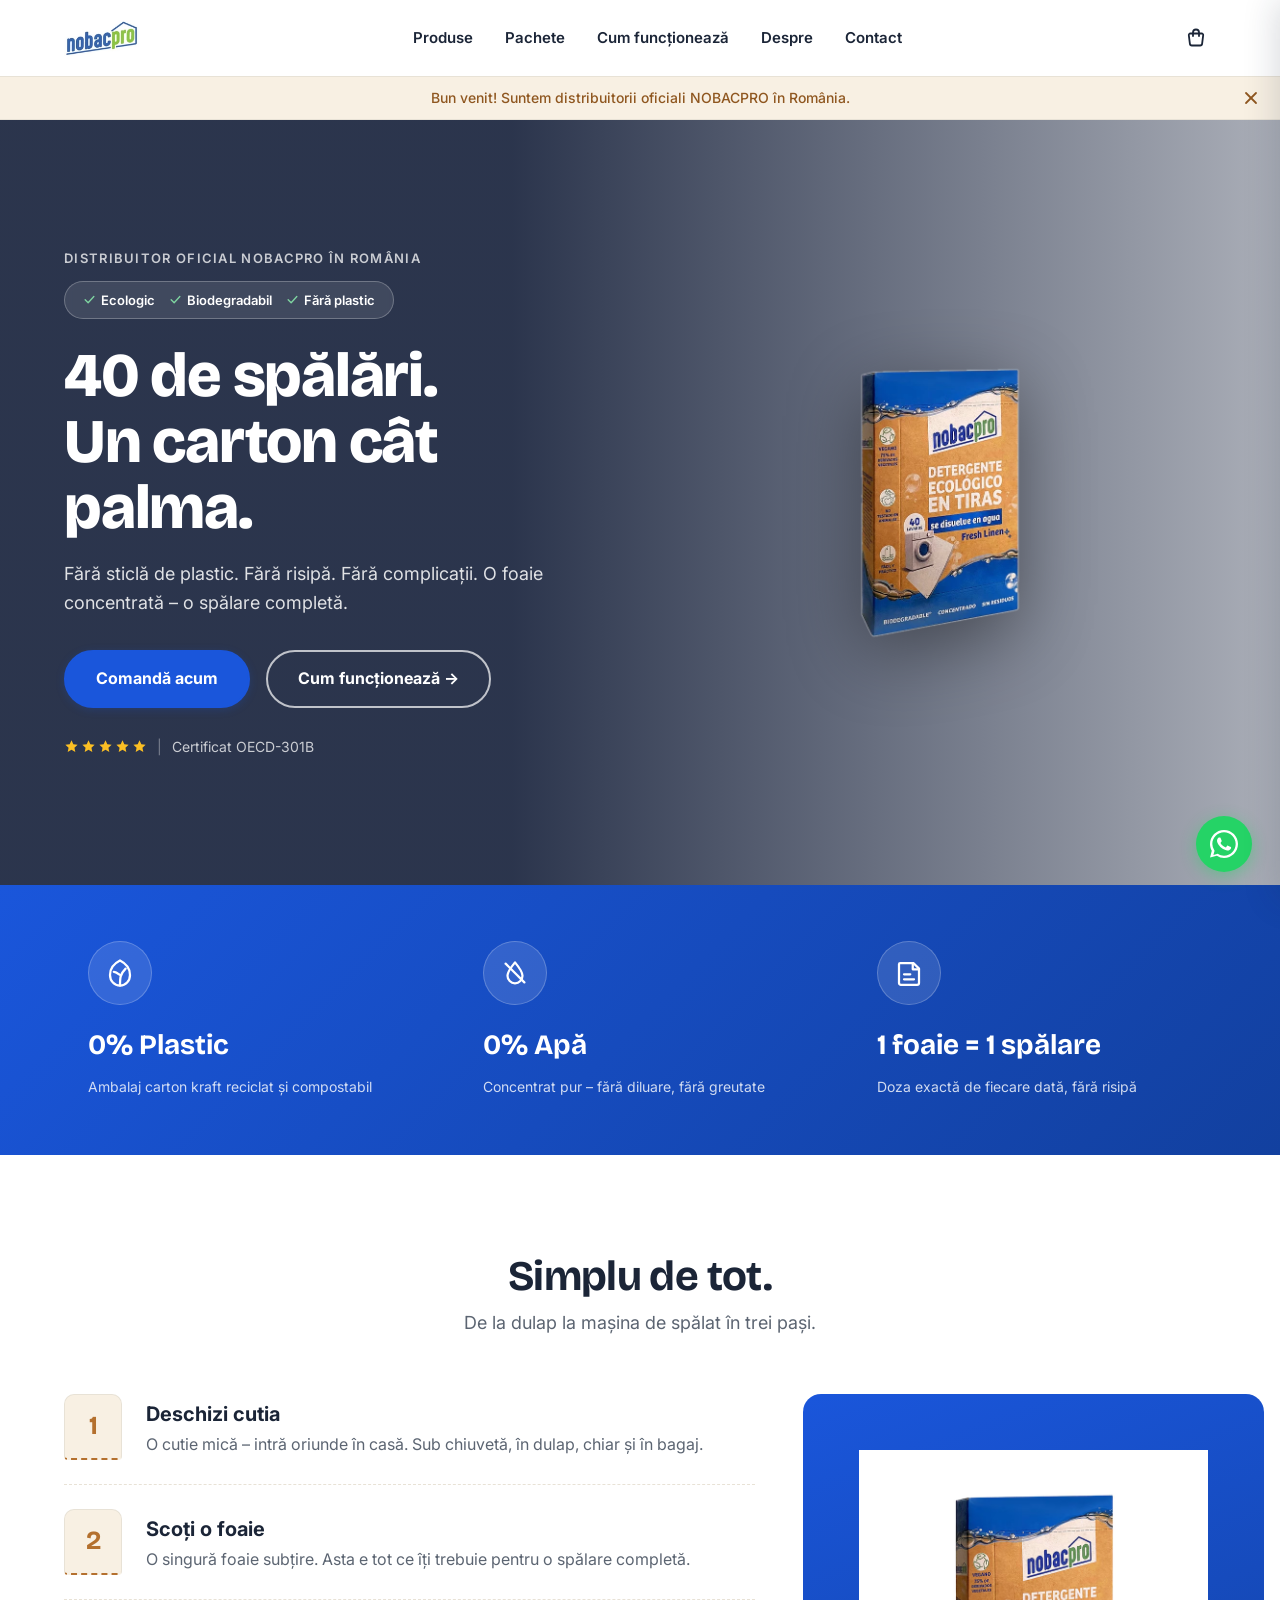
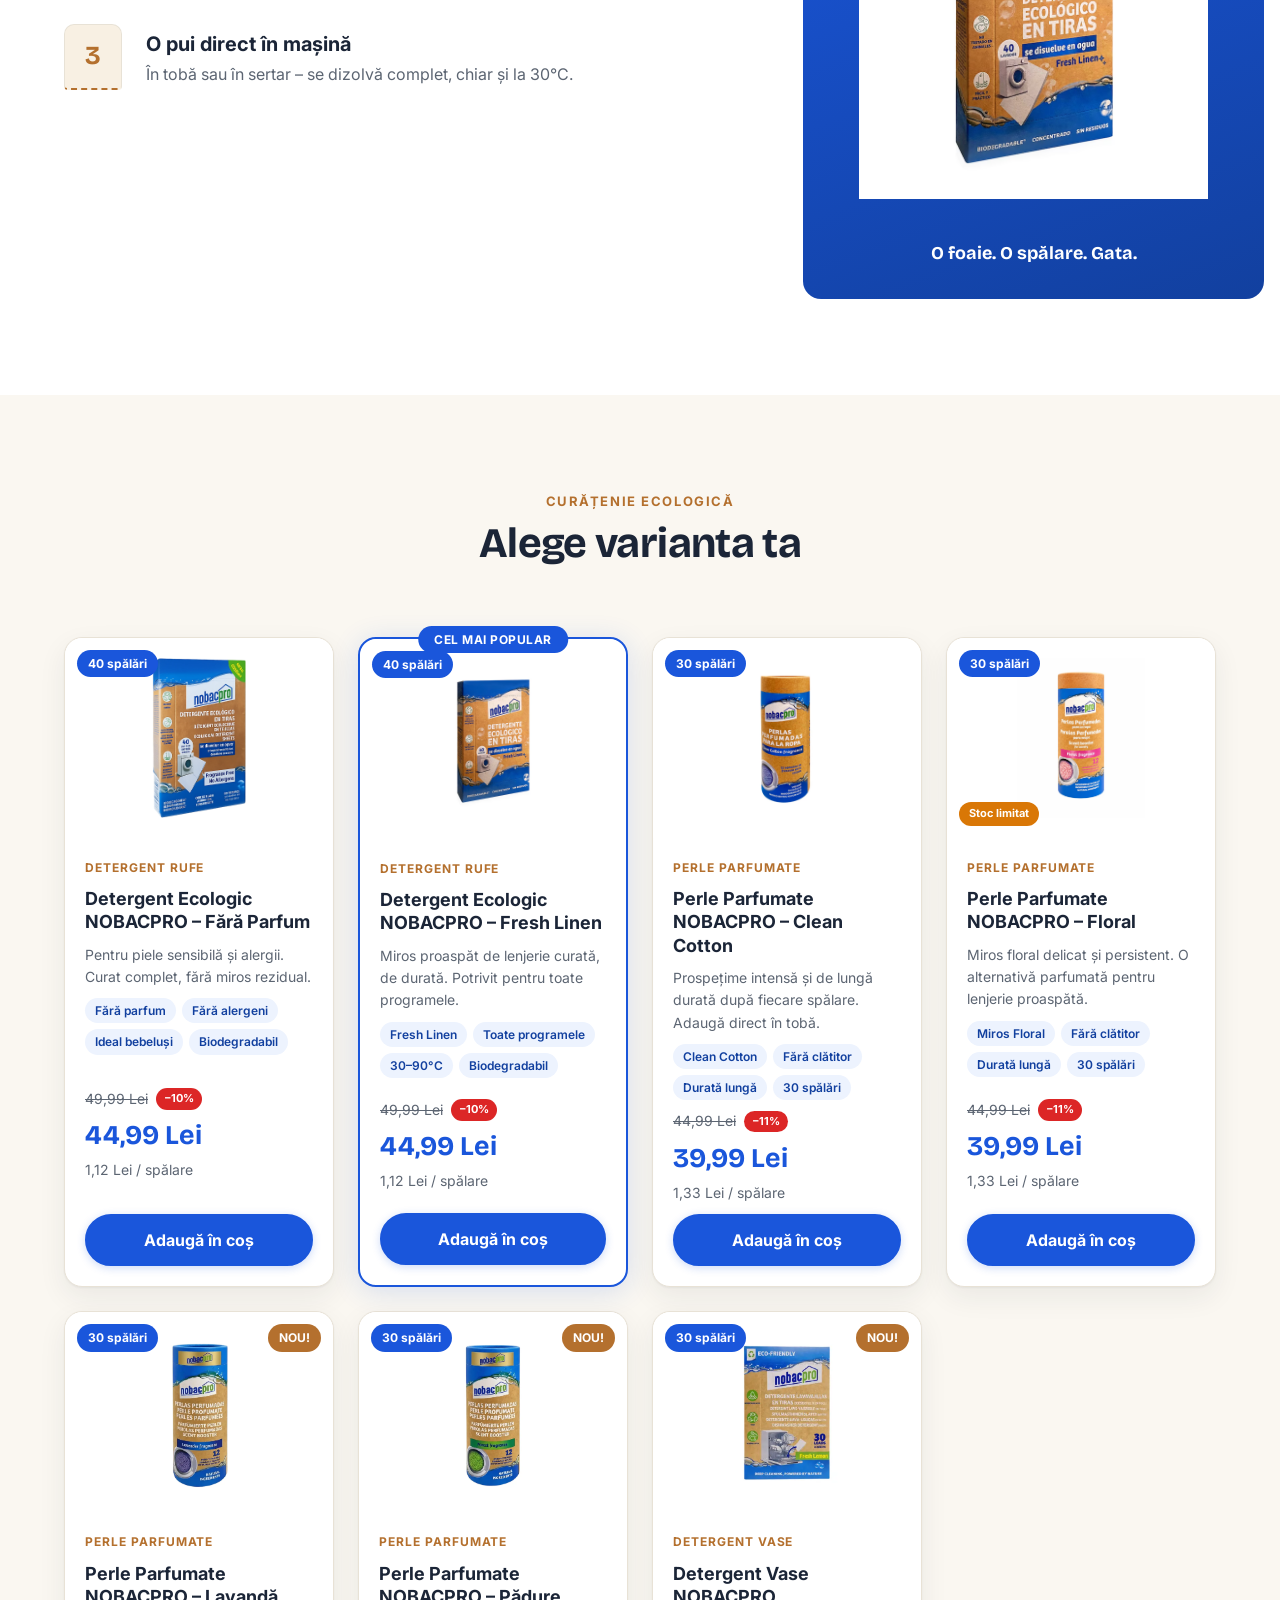
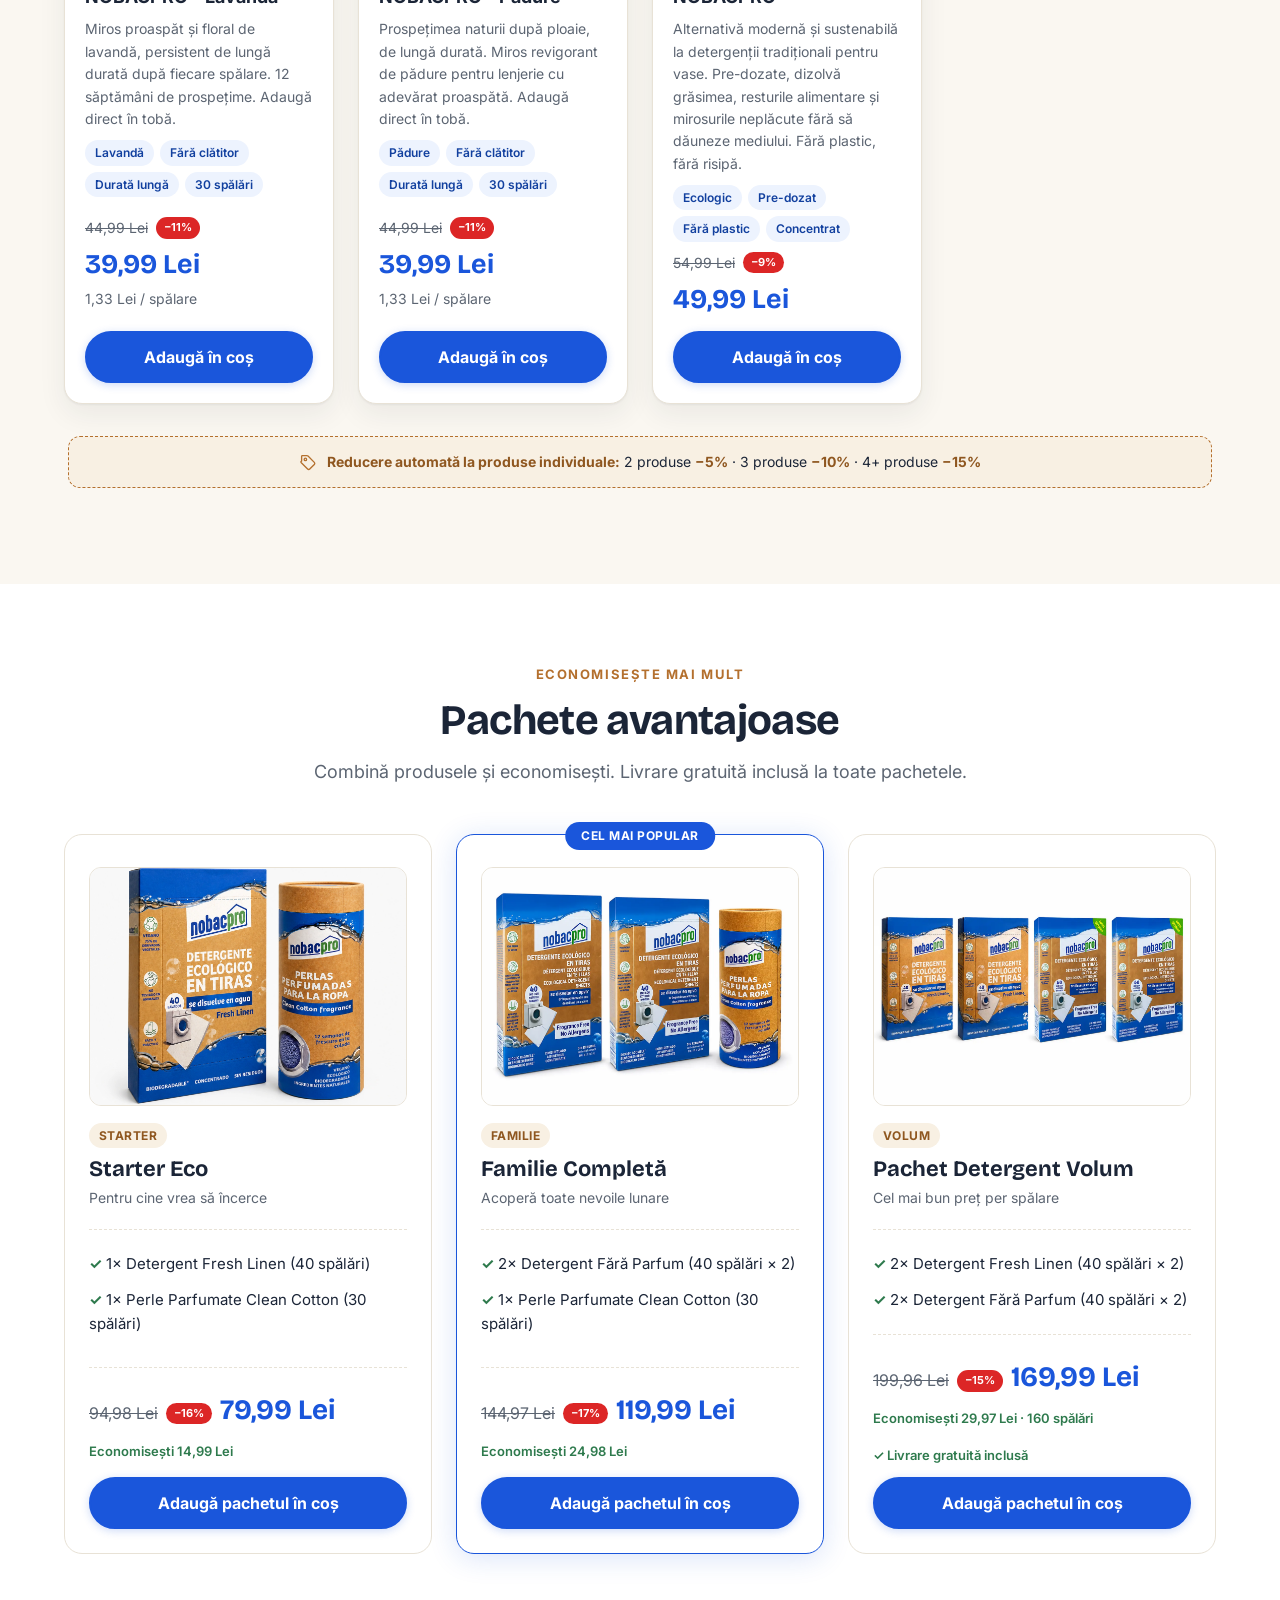
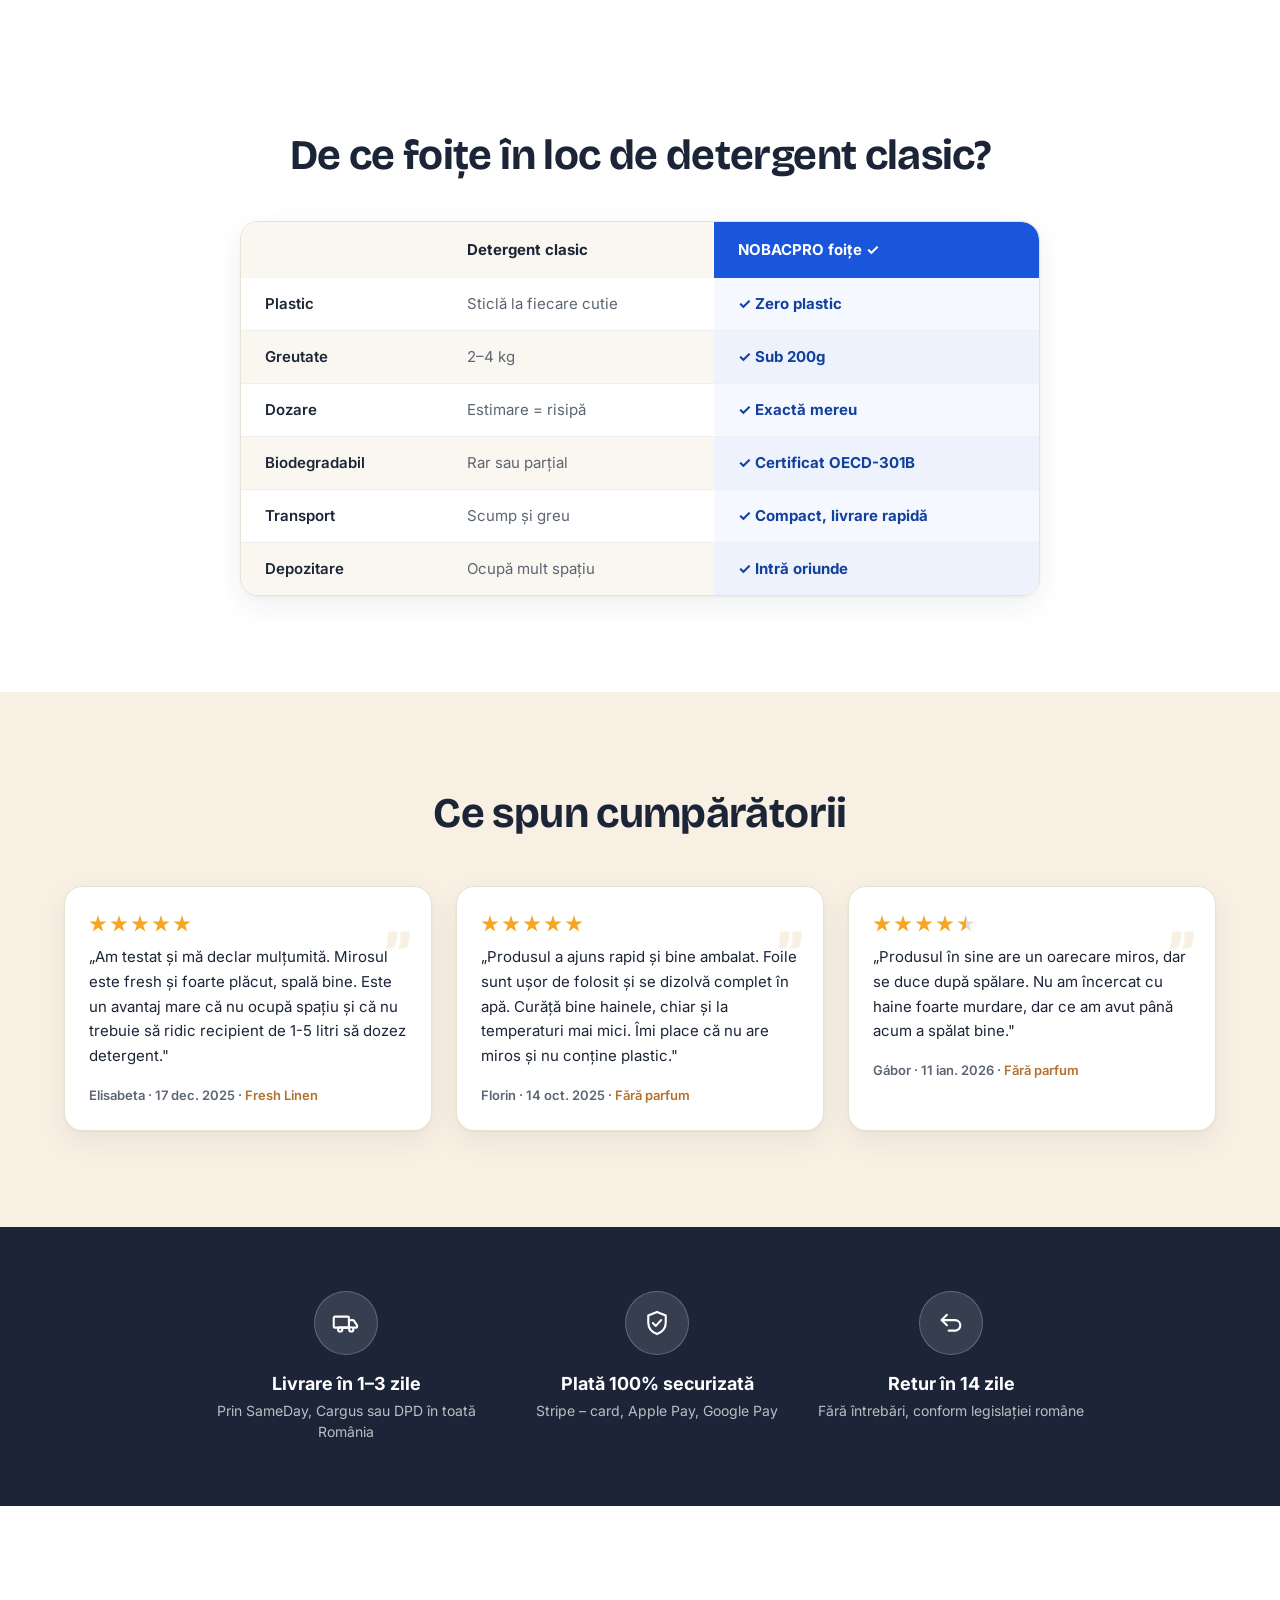
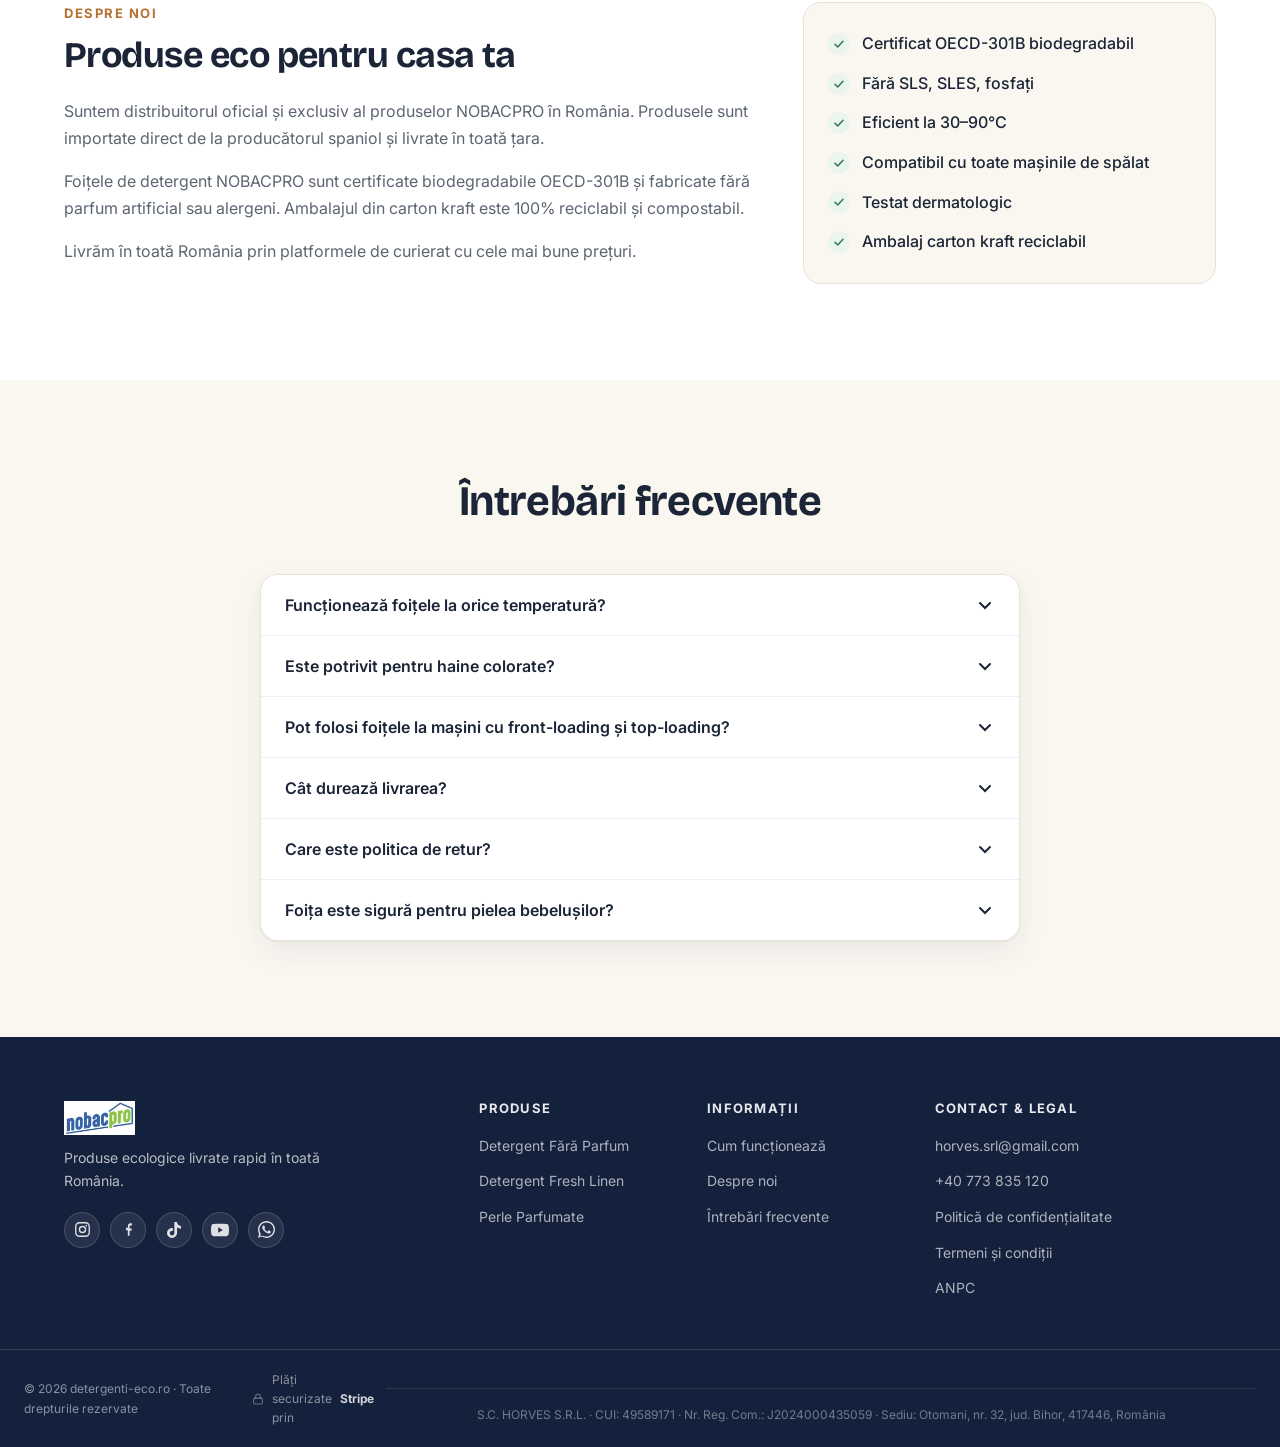
<file: index.html>
<!DOCTYPE html>
<html lang="ro">
<head>
  <meta charset="UTF-8">
  <meta name="viewport" content="width=device-width, initial-scale=1.0">
  <title>Detergent Ecologic în Foițe | detergenti-eco.ro – Livrare rapidă în România</title>
  <meta name="description" content="Detergent ecologic NOBACPRO în foițe concentrate, fără plastic, fără parfum. 40 de spălări dintr-un carton mic. Perle parfumate. Livrare rapidă în toată România.">
  <meta name="keywords" content="detergent ecologic, foite detergent, nobacpro, detergent fara plastic, detergent biodegradabil, perle parfumate haine, produse naturale">
  <meta property="og:title" content="Detergent Ecologic în Foițe – detergenti-eco.ro">
  <meta property="og:description" content="40 de spălări dintr-un carton cât palma. Fără plastic, fără risipă. Livrare în toată România.">
  <meta property="og:image" content="/assets/hero-placeholder.jpeg">
  <meta property="og:type" content="website">
  <link rel="canonical" href="https://detergenti-eco.ro/">
  <link rel="icon" type="image/avif" href="/assets/Nobacpro_logo.avif">
  <link rel="preconnect" href="https://fonts.googleapis.com">
  <link rel="preconnect" href="https://fonts.gstatic.com" crossorigin>
  <link href="https://fonts.googleapis.com/css2?family=Inter:wght@400;500;600;700&family=Bricolage+Grotesque:opsz,wght@12..96,600;12..96,700;12..96,800&display=swap" rel="stylesheet">
  <link rel="stylesheet" href="site.css">

  <script type="application/ld+json">
  {
    "@context": "https://schema.org",
    "@graph": [
      {
        "@type": "Organization",
        "name": "detergenti-eco.ro",
        "url": "https://detergenti-eco.ro/",
        "logo": "https://detergenti-eco.ro/images/logo.svg",
        "contactPoint": {
          "@type": "ContactPoint",
          "contactType": "customer service",
          "areaServed": "RO",
          "availableLanguage": "Romanian"
        }
      },
      {
        "@type": "Product",
        "name": "Detergent Ecologic NOBACPRO – Fără Parfum",
        "description": "Pentru piele sensibilă și alergii. Curat complet, fără miros rezidual.",
        "offers": {"@type": "Offer", "price": "44.99", "priceCurrency": "RON", "availability": "https://schema.org/InStock"}
      },
      {
        "@type": "Product",
        "name": "Detergent Ecologic NOBACPRO – Fresh Linen",
        "description": "Miros proaspăt de lenjerie curată, de durată. Potrivit pentru toate programele.",
        "offers": {"@type": "Offer", "price": "44.99", "priceCurrency": "RON", "availability": "https://schema.org/InStock"}
      },
      {
        "@type": "Product",
        "name": "Perle Parfumate NOBACPRO – Clean Cotton",
        "description": "Prospețime intensă și de lungă durată după fiecare spălare. Adaugă direct în tobă.",
        "offers": {"@type": "Offer", "price": "39.99", "priceCurrency": "RON", "availability": "https://schema.org/InStock"}
      },
      {
        "@type": "Product",
        "name": "Perle Parfumate NOBACPRO – Floral",
        "description": "Miros floral delicat și persistent. O alternativă parfumată pentru lenjerie proaspătă.",
        "offers": {"@type": "Offer", "price": "39.99", "priceCurrency": "RON", "availability": "https://schema.org/InStock"}
      }
    ]
  }
  </script>
</head>
<body>

<!-- ============================================================
     2. NAVIGATION
     ============================================================ -->
<nav class="navbar" id="navbar">
  <div class="nav-inner">
    <!-- Logo -->
    <a href="/" class="nav-logo" aria-label="nobacpro – acasă">
      <img src="/assets/Nobacpro_logo.avif" alt="nobacpro" height="36" loading="eager">
    </a>

    <!-- Center links -->
    <ul class="nav-links" id="nav-links">
      <li><a href="#produse" class="nav-link">Produse</a></li>
      <li><a href="#pachete" class="nav-link">Pachete</a></li>
      <li><a href="#cum-functioneaza" class="nav-link">Cum funcționează</a></li>
      <li><a href="#despre" class="nav-link">Despre</a></li>
      <li><a href="#contact" class="nav-link">Contact</a></li>
    </ul>

    <!-- Right: cart + hamburger -->
    <div class="nav-right">
      <button class="cart-btn" id="cart-btn" aria-label="Coșul tău" onclick="openDrawer()">
        <svg width="24" height="24" viewBox="0 0 24 24" fill="none" stroke="currentColor" stroke-width="1.8" stroke-linecap="round" stroke-linejoin="round" aria-hidden="true">
          <path d="M6.3 7.5h11.4a1.5 1.5 0 0 1 1.49 1.68l-1.06 8.5A2 2 0 0 1 16.14 19.5H7.86a2 2 0 0 1-1.99-1.82L4.81 9.18A1.5 1.5 0 0 1 6.3 7.5z"/>
          <path d="M9 10V6.5a3 3 0 0 1 6 0V10"/>
        </svg>
        <span class="cart-badge" id="cart-badge" hidden>0</span>
      </button>
      <button class="hamburger" id="hamburger" aria-label="Meniu" aria-expanded="false" onclick="toggleMobileMenu()">
        <span></span><span></span><span></span>
      </button>
    </div>
  </div>

</nav>

<!-- Mobile overlay nav — outside .navbar because its backdrop-filter
     would trap this fixed overlay inside the navbar's box -->
<div class="mobile-nav" id="mobile-nav" aria-hidden="true">
  <ul>
    <li><a href="#produse" onclick="toggleMobileMenu()">Produse</a></li>
    <li><a href="#pachete" onclick="toggleMobileMenu()">Pachete</a></li>
    <li><a href="#cum-functioneaza" onclick="toggleMobileMenu()">Cum funcționează</a></li>
    <li><a href="#despre" onclick="toggleMobileMenu()">Despre</a></li>
    <li><a href="#contact" onclick="toggleMobileMenu()">Contact</a></li>
  </ul>
</div>

<!-- Welcome banner -->
<div id="welcome-banner" class="welcome-banner" role="banner">
  <span class="welcome-text">Bun venit! Suntem distribuitorii oficiali NOBACPRO în România.</span>
  <button class="welcome-close" onclick="dismissWelcome()" aria-label="Închide">
    <svg width="14" height="14" viewBox="0 0 14 14" fill="none" stroke="currentColor" stroke-width="1.8" stroke-linecap="round" aria-hidden="true"><line x1="2" y1="2" x2="12" y2="12"/><line x1="12" y1="2" x2="2" y2="12"/></svg>
  </button>
</div>

<!-- ============================================================
     3. HERO SECTION
     ============================================================ -->
<section class="hero" id="acasa">
  <div class="hero-bg">
    <video autoplay muted loop playsinline aria-hidden="true">
      <source src="/assets/banner_video_v1.mp4" type="video/mp4">
    </video>
  </div>
  <div class="hero-overlay"></div>
  <div class="hero-content container">
    <div class="hero-left">
      <p class="official-inline">Distribuitor oficial NOBACPRO în România</p>
      <div class="hero-badge">
        <span><svg width="13" height="13" viewBox="0 0 24 24" fill="none" stroke="currentColor" stroke-width="2.5" stroke-linecap="round" stroke-linejoin="round" aria-hidden="true"><polyline points="4 12.5 9.5 18 20 6.5"/></svg>Ecologic</span>
        <span><svg width="13" height="13" viewBox="0 0 24 24" fill="none" stroke="currentColor" stroke-width="2.5" stroke-linecap="round" stroke-linejoin="round" aria-hidden="true"><polyline points="4 12.5 9.5 18 20 6.5"/></svg>Biodegradabil</span>
        <span><svg width="13" height="13" viewBox="0 0 24 24" fill="none" stroke="currentColor" stroke-width="2.5" stroke-linecap="round" stroke-linejoin="round" aria-hidden="true"><polyline points="4 12.5 9.5 18 20 6.5"/></svg>Fără plastic</span>
      </div>
      <h1 class="hero-title">40 de spălări.<br>Un carton cât palma.</h1>
      <img class="hero-product-mobile" src="/assets/product-2-transparent.webp" alt="" width="353" height="582" loading="eager" aria-hidden="true">
      <p class="hero-sub">Fără sticlă de plastic. Fără risipă. Fără complicații. O foaie concentrată – o spălare completă.</p>
      <div class="hero-buttons">
        <a href="#produse" class="btn btn-primary">Comandă acum</a>
        <a href="#cum-functioneaza" class="btn btn-outline-white">Cum funcționează →</a>
      </div>
      <p class="hero-rating">
        <span class="hero-stars" aria-label="5 stele din 5">
          <svg width="15" height="15" viewBox="0 0 24 24" fill="currentColor" aria-hidden="true"><path d="M12 2l2.9 6.3 6.9.8-5.1 4.7 1.4 6.8-6.1-3.4-6.1 3.4 1.4-6.8L2.2 9.1l6.9-.8L12 2z"/></svg>
          <svg width="15" height="15" viewBox="0 0 24 24" fill="currentColor" aria-hidden="true"><path d="M12 2l2.9 6.3 6.9.8-5.1 4.7 1.4 6.8-6.1-3.4-6.1 3.4 1.4-6.8L2.2 9.1l6.9-.8L12 2z"/></svg>
          <svg width="15" height="15" viewBox="0 0 24 24" fill="currentColor" aria-hidden="true"><path d="M12 2l2.9 6.3 6.9.8-5.1 4.7 1.4 6.8-6.1-3.4-6.1 3.4 1.4-6.8L2.2 9.1l6.9-.8L12 2z"/></svg>
          <svg width="15" height="15" viewBox="0 0 24 24" fill="currentColor" aria-hidden="true"><path d="M12 2l2.9 6.3 6.9.8-5.1 4.7 1.4 6.8-6.1-3.4-6.1 3.4 1.4-6.8L2.2 9.1l6.9-.8L12 2z"/></svg>
          <svg width="15" height="15" viewBox="0 0 24 24" fill="currentColor" aria-hidden="true"><path d="M12 2l2.9 6.3 6.9.8-5.1 4.7 1.4 6.8-6.1-3.4-6.1 3.4 1.4-6.8L2.2 9.1l6.9-.8L12 2z"/></svg>
        </span>
        <span class="hero-sep">|</span>Certificat OECD-301B
      </p>
    </div>
    <div class="hero-right" aria-hidden="true">
      <img src="/assets/product-2-transparent.webp" alt="Detergent Ecologic NOBACPRO Fresh Linen" width="353" height="582" loading="eager">
    </div>
  </div>
</section>

<!-- ============================================================
     4. BENEFITS STRIP
     ============================================================ -->
<section class="benefits-strip" id="beneficii">
  <div class="container benefits-grid">
    <div class="benefit-col">
      <div class="benefit-icon icon-circle">
        <!-- Recycled package / leaf -->
        <svg width="30" height="30" viewBox="0 0 24 24" fill="none" stroke="white" stroke-width="1.8" stroke-linecap="round" stroke-linejoin="round" aria-hidden="true">
          <path d="M12 22c-4.5 0-8-3.6-8-8.5C4 7 9 3.5 12 2c3 1.5 8 5 8 11.5 0 4.9-3.5 8.5-8 8.5z"/>
          <path d="M12 22c0-6 0-9 4.5-13.5"/>
          <path d="M12 13.5C10 12 8.5 11 7 11"/>
        </svg>
      </div>
      <div class="benefit-stat">0% Plastic</div>
      <div class="benefit-desc">Ambalaj carton kraft reciclat și compostabil</div>
    </div>
    <div class="benefit-divider" aria-hidden="true"></div>
    <div class="benefit-col">
      <div class="benefit-icon icon-circle">
        <!-- Water drop, crossed out -->
        <svg width="30" height="30" viewBox="0 0 24 24" fill="none" stroke="white" stroke-width="1.8" stroke-linecap="round" stroke-linejoin="round" aria-hidden="true">
          <path d="M12 3.5c3.2 3.9 6 7.5 6 10.7a6 6 0 0 1-12 0c0-3.2 2.8-6.8 6-10.7z"/>
          <line x1="4.5" y1="4.5" x2="19.5" y2="19.5"/>
        </svg>
      </div>
      <div class="benefit-stat">0% Apă</div>
      <div class="benefit-desc">Concentrat pur – fără diluare, fără greutate</div>
    </div>
    <div class="benefit-divider" aria-hidden="true"></div>
    <div class="benefit-col">
      <div class="benefit-icon icon-circle">
        <!-- Detergent sheet, dissolving -->
        <svg width="30" height="30" viewBox="0 0 24 24" fill="none" stroke="white" stroke-width="1.8" stroke-linecap="round" stroke-linejoin="round" aria-hidden="true">
          <path d="M5 4h10.5L20 8.5V20a1.5 1.5 0 0 1-1.5 1.5h-13A1.5 1.5 0 0 1 4 20V5a1 1 0 0 1 1-1z"/>
          <path d="M15 4v5h5"/>
          <line x1="8" y1="13" x2="13" y2="13"/><line x1="8" y1="17" x2="16" y2="17"/>
        </svg>
      </div>
      <div class="benefit-stat">1 foaie = 1 spălare</div>
      <div class="benefit-desc">Doza exactă de fiecare dată, fără risipă</div>
    </div>
  </div>
</section>

<!-- ============================================================
     5. HOW IT WORKS
     ============================================================ -->
<section class="how-it-works" id="cum-functioneaza">
  <div class="container">
    <h2 class="section-title centered">Simplu de tot.</h2>
    <p class="section-sub centered">De la dulap la mașina de spălat în trei pași.</p>

    <div class="hiw-layout">
      <!-- Steps -->
      <div class="hiw-steps">
        <div class="hiw-step">
          <span class="step-num" aria-hidden="true">1</span>
          <div class="step-content">
            <h3>Deschizi cutia</h3>
            <p>O cutie mică – intră oriunde în casă. Sub chiuvetă, în dulap, chiar și în bagaj.</p>
          </div>
        </div>
        <hr class="step-divider">
        <div class="hiw-step">
          <span class="step-num" aria-hidden="true">2</span>
          <div class="step-content">
            <h3>Scoți o foaie</h3>
            <p>O singură foaie subțire. Asta e tot ce îți trebuie pentru o spălare completă.</p>
          </div>
        </div>
        <hr class="step-divider">
        <div class="hiw-step">
          <span class="step-num" aria-hidden="true">3</span>
          <div class="step-content">
            <h3>O pui direct în mașină</h3>
            <p>În tobă sau în sertar – se dizolvă complet, chiar și la 30°C.</p>
          </div>
        </div>
      </div>

      <!-- Image panel -->
      <div class="hiw-image-panel">
        <img src="/assets/product-2.avif" alt="Foaie de detergent NOBACPRO" loading="lazy">
        <p class="hiw-caption">O foaie. O spălare. Gata.</p>
      </div>
    </div>
  </div>
</section>

<!-- ============================================================
     6. PRODUCT SECTION – NOBACPRO
     ============================================================ -->
<section class="products-section" id="produse">
  <div class="container">
    <p class="section-label centered">CURĂȚENIE ECOLOGICĂ</p>
    <h2 class="section-title centered">Alege varianta ta</h2>

    <div class="product-grid" id="nobacpro-grid">

      <!-- Card 1 -->
      <article class="product-card" data-id="prod_1">
        <div class="card-image-wrap">
          <span class="card-badge badge-washes">40 spălări</span>
          <img src="/assets/product-1-transparent.webp" alt="Detergent Ecologic NOBACPRO Fără Parfum" loading="lazy">
        </div>
        <div class="card-body">
          <span class="card-category">Detergent rufe</span>
          <h3 class="card-name">Detergent Ecologic NOBACPRO – Fără Parfum</h3>
          <p class="card-desc">Pentru piele sensibilă și alergii. Curat complet, fără miros rezidual.</p>
          <div class="card-features">
            <span>Fără parfum</span><span>Fără alergeni</span><span>Ideal bebeluși</span><span>Biodegradabil</span>
          </div>
          <div class="card-pricing">
            <div class="price-row">
              <span class="card-price-old">49,99 Lei</span>
              <span class="discount-badge">−10%</span>
            </div>
            <span class="card-price">44,99 Lei</span>
            <span class="card-per-wash">1,12 Lei / spălare</span>
          </div>
          <button class="btn btn-primary btn-block add-to-cart"
            data-id="prod_1"
            data-name="Detergent Ecologic NOBACPRO – Fără Parfum"
            data-price="4499"
            onclick="addToCart(this)">
            Adaugă în coș
          </button>
        </div>
      </article>

      <!-- Card 2 -->
      <article class="product-card card-popular" data-id="prod_2">
        <div class="card-popular-tag">Cel mai popular</div>
        <div class="card-image-wrap">
          <span class="card-badge badge-washes">40 spălări</span>
          <img src="/assets/product-2.avif" alt="Detergent Ecologic NOBACPRO Fresh Linen" loading="lazy">
        </div>
        <div class="card-body">
          <span class="card-category">Detergent rufe</span>
          <h3 class="card-name">Detergent Ecologic NOBACPRO – Fresh Linen</h3>
          <p class="card-desc">Miros proaspăt de lenjerie curată, de durată. Potrivit pentru toate programele.</p>
          <div class="card-features">
            <span>Fresh Linen</span><span>Toate programele</span><span>30–90°C</span><span>Biodegradabil</span>
          </div>
          <div class="card-pricing">
            <div class="price-row">
              <span class="card-price-old">49,99 Lei</span>
              <span class="discount-badge">−10%</span>
            </div>
            <span class="card-price">44,99 Lei</span>
            <span class="card-per-wash">1,12 Lei / spălare</span>
          </div>
          <button class="btn btn-primary btn-block add-to-cart"
            data-id="prod_2"
            data-name="Detergent Ecologic NOBACPRO – Fresh Linen"
            data-price="4499"
            onclick="addToCart(this)">
            Adaugă în coș
          </button>
        </div>
      </article>

      <!-- Card 3 -->
      <article class="product-card" data-id="prod_3">
        <div class="card-image-wrap">
          <span class="card-badge badge-washes">30 spălări</span>
          <img src="/assets/product-3.avif" alt="Perle Parfumate NOBACPRO Clean Cotton" loading="lazy">
        </div>
        <div class="card-body">
          <span class="card-category">Perle parfumate</span>
          <h3 class="card-name">Perle Parfumate NOBACPRO – Clean Cotton</h3>
          <p class="card-desc">Prospețime intensă și de lungă durată după fiecare spălare. Adaugă direct în tobă.</p>
          <div class="card-features">
            <span>Clean Cotton</span><span>Fără clătitor</span><span>Durată lungă</span><span>30 spălări</span>
          </div>
          <div class="card-pricing">
            <div class="price-row">
              <span class="card-price-old">44,99 Lei</span>
              <span class="discount-badge">−11%</span>
            </div>
            <span class="card-price">39,99 Lei</span>
            <span class="card-per-wash">1,33 Lei / spălare</span>
          </div>
          <button class="btn btn-primary btn-block add-to-cart"
            data-id="prod_3"
            data-name="Perle Parfumate NOBACPRO – Clean Cotton"
            data-price="3999"
            onclick="addToCart(this)">
            Adaugă în coș
          </button>
        </div>
      </article>

      <!-- Card 4 -->
      <article class="product-card" data-id="prod_4">
        <div class="card-image-wrap">
          <span class="card-badge badge-washes">30 spălări</span>
          <span class="card-badge stock-badge">Stoc limitat</span>
          <img src="/assets/product-4.webp" alt="Perle Parfumate NOBACPRO Floral" loading="lazy">
        </div>
        <div class="card-body">
          <span class="card-category">Perle parfumate</span>
          <h3 class="card-name">Perle Parfumate NOBACPRO – Floral</h3>
          <p class="card-desc">Miros floral delicat și persistent. O alternativă parfumată pentru lenjerie proaspătă.</p>
          <div class="card-features">
            <span>Miros Floral</span><span>Fără clătitor</span><span>Durată lungă</span><span>30 spălări</span>
          </div>
          <div class="card-pricing">
            <div class="price-row">
              <span class="card-price-old">44,99 Lei</span>
              <span class="discount-badge">−11%</span>
            </div>
            <span class="card-price">39,99 Lei</span>
            <span class="card-per-wash">1,33 Lei / spălare</span>
          </div>
          <button class="btn btn-primary btn-block add-to-cart"
            data-id="prod_4"
            data-name="Perle Parfumate NOBACPRO – Floral"
            data-price="3999"
            onclick="addToCart(this)">
            Adaugă în coș
          </button>
        </div>
      </article>

      <!-- Card 5 — TODO: replace /assets/product-3.avif with perle-lavanda.jpg when uncle provides photo -->
      <article class="product-card" data-id="prod_5">
        <div class="card-image-wrap">
          <span class="card-badge badge-washes">30 spălări</span>
          <span class="card-badge badge-new">NOU!</span>
          <img src="/assets/product-5.webp" alt="Perle Parfumate NOBACPRO Lavandă" loading="lazy">
        </div>
        <div class="card-body">
          <span class="card-category">Perle parfumate</span>
          <h3 class="card-name">Perle Parfumate NOBACPRO – Lavandă</h3>
          <p class="card-desc">Miros proaspăt și floral de lavandă, persistent de lungă durată după fiecare spălare. 12 săptămâni de prospețime. Adaugă direct în tobă.</p>
          <div class="card-features">
            <span>Lavandă</span><span>Fără clătitor</span><span>Durată lungă</span><span>30 spălări</span>
          </div>
          <div class="card-pricing">
            <div class="price-row">
              <span class="card-price-old">44,99 Lei</span>
              <span class="discount-badge">−11%</span>
            </div>
            <span class="card-price">39,99 Lei</span>
            <span class="card-per-wash">1,33 Lei / spălare</span>
          </div>
          <button class="btn btn-primary btn-block add-to-cart"
            data-id="prod_5"
            data-name="Perle Parfumate NOBACPRO – Lavandă"
            data-price="3999"
            onclick="addToCart(this)">
            Adaugă în coș
          </button>
        </div>
      </article>

      <!-- Card 6 — TODO: replace /assets/product-3.avif with perle-padure.jpg when uncle provides photo -->
      <article class="product-card" data-id="prod_6">
        <div class="card-image-wrap">
          <span class="card-badge badge-washes">30 spălări</span>
          <span class="card-badge badge-new">NOU!</span>
          <img src="/assets/product-6.webp" alt="Perle Parfumate NOBACPRO Pădure" loading="lazy">
        </div>
        <div class="card-body">
          <span class="card-category">Perle parfumate</span>
          <h3 class="card-name">Perle Parfumate NOBACPRO – Pădure</h3>
          <p class="card-desc">Prospețimea naturii după ploaie, de lungă durată. Miros revigorant de pădure pentru lenjerie cu adevărat proaspătă. Adaugă direct în tobă.</p>
          <div class="card-features">
            <span>Pădure</span><span>Fără clătitor</span><span>Durată lungă</span><span>30 spălări</span>
          </div>
          <div class="card-pricing">
            <div class="price-row">
              <span class="card-price-old">44,99 Lei</span>
              <span class="discount-badge">−11%</span>
            </div>
            <span class="card-price">39,99 Lei</span>
            <span class="card-per-wash">1,33 Lei / spălare</span>
          </div>
          <button class="btn btn-primary btn-block add-to-cart"
            data-id="prod_6"
            data-name="Perle Parfumate NOBACPRO – Pădure"
            data-price="3999"
            onclick="addToCart(this)">
            Adaugă în coș
          </button>
        </div>
      </article>

      <!-- Card 7 — TODO: replace /assets/product-1.png with benzi-vase.jpg when uncle provides photo -->
      <!-- TODO: confirm price (44,99 Lei) with uncle before launch -->
      <article class="product-card" data-id="prod_7">
        <div class="card-image-wrap">
          <span class="card-badge badge-washes">30 spălări</span>
          <span class="card-badge badge-new">NOU!</span>
          <img src="/assets/product-7.webp" alt="Benzi Detergent Vase NOBACPRO" loading="lazy">
        </div>
        <div class="card-body">
          <span class="card-category">Detergent vase</span>
          <h3 class="card-name">Detergent Vase NOBACPRO</h3>
          <p class="card-desc">Alternativă modernă și sustenabilă la detergenții tradiționali pentru vase. Pre-dozate, dizolvă grăsimea, resturile alimentare și mirosurile neplăcute fără să dăuneze mediului. Fără plastic, fără risipă.</p>
          <div class="card-features">
            <span>Ecologic</span><span>Pre-dozat</span><span>Fără plastic</span><span>Concentrat</span>
          </div>
          <div class="card-pricing">
            <div class="price-row">
              <span class="card-price-old">54,99 Lei</span>
              <span class="discount-badge">−9%</span>
            </div>
            <span class="card-price">49,99 Lei</span>
          </div>
          <button class="btn btn-primary btn-block add-to-cart"
            data-id="prod_7"
            data-name="Benzi Detergent Vase NOBACPRO"
            data-price="4999"
            onclick="addToCart(this)">
            Adaugă în coș
          </button>
        </div>
      </article>

      <!-- TEST product — hidden by default, revealed only when ?test=1 -->
      <article class="product-card" data-id="test_1" data-test-product hidden>
        <div class="card-image-wrap">
          <span class="card-badge badge-test">TEST</span>
          <img src="/assets/product-1-transparent.webp" alt="TEST Produs" loading="lazy">
        </div>
        <div class="card-body">
          <span class="card-category">Test intern</span>
          <h3 class="card-name">TEST — Produs 1 Leu</h3>
          <p class="card-desc">Produs intern pentru testarea fluxului de checkout. Nu este vizibil clienților reali.</p>
          <div class="card-pricing">
            <span class="card-price">1,00 Lei</span>
          </div>
          <button class="btn btn-primary btn-block add-to-cart"
            data-id="test_1"
            data-name="TEST — Produs 1 Leu"
            data-price="100"
            onclick="addToCart(this)">
            Adaugă în coș
          </button>
        </div>
      </article>

    </div>

    <div class="discount-strip">
      <div class="discount-strip-inner">
        <span class="discount-strip-icon">
          <svg width="18" height="18" viewBox="0 0 24 24" fill="none" stroke="currentColor" stroke-width="1.8" stroke-linecap="round" stroke-linejoin="round" aria-hidden="true">
            <path d="M3.5 10.6V4.5a1 1 0 0 1 1-1h6.1a2 2 0 0 1 1.42.59l8.39 8.39a2 2 0 0 1 0 2.83l-6.1 6.1a2 2 0 0 1-2.83 0l-8.39-8.39a2 2 0 0 1-.59-1.42z"/>
            <circle cx="8.5" cy="8.5" r="1.6"/>
          </svg>
        </span>
        <span class="discount-strip-text">
          <strong>Reducere automată la produse individuale:</strong>
          2 produse <strong>−5%</strong> · 3 produse <strong>−10%</strong> · 4+ produse <strong>−15%</strong>
        </span>
      </div>
    </div>
  </div>
</section>

<!-- ============================================================
     6b. BUNDLE SECTION
     ============================================================ -->
<section class="bundles-section" id="pachete">
  <div class="container">
    <p class="section-label centered">ECONOMISEȘTE MAI MULT</p>
    <h2 class="section-title centered">Pachete avantajoase</h2>
    <p class="section-sub centered">Combină produsele și economisești. Livrare gratuită inclusă la toate pachetele.</p>

    <div class="bundle-grid">

      <!-- Bundle 1: Starter Eco -->
      <article class="bundle-card">
        <div class="bundle-img-wrap">
          <img src="/assets/bundle-1.webp" alt="Pachet Starter Eco – Detergent Fresh Linen și Perle NOBACPRO" loading="lazy">
        </div>
        <div class="bundle-header">
          <span class="bundle-tag">Starter</span>
          <h3 class="bundle-name">Starter Eco</h3>
          <p class="bundle-desc">Pentru cine vrea să încerce</p>
        </div>
        <ul class="bundle-contents">
          <li>1× Detergent Fresh Linen (40 spălări)</li>
          <li>1× Perle Parfumate Clean Cotton (30 spălări)</li>
        </ul>
        <div class="bundle-pricing">
          <div class="bundle-price-row">
            <span class="bundle-old-price">94,98 Lei</span>
            <span class="bundle-discount-badge">−16%</span>
          </div>
          <span class="bundle-price">79,99 Lei</span>
          <span class="bundle-savings">Economisești 14,99 Lei</span>
        </div>
        <button class="btn btn-primary btn-block add-to-cart"
          data-id="bundle_1"
          data-name="Pachet Starter Eco"
          data-price="7999"
          onclick="addToCart(this)">
          Adaugă pachetul în coș
        </button>
      </article>

      <!-- Bundle 2: Familie Completă -->
      <article class="bundle-card bundle-popular">
        <div class="bundle-popular-tag">Cel mai popular</div>
        <div class="bundle-img-wrap">
          <img src="/assets/bundle-2.webp" alt="Pachet Familie Completă – Detergent Fără Parfum NOBACPRO" loading="lazy">
        </div>
        <div class="bundle-header">
          <span class="bundle-tag">Familie</span>
          <h3 class="bundle-name">Familie Completă</h3>
          <p class="bundle-desc">Acoperă toate nevoile lunare</p>
        </div>
        <ul class="bundle-contents">
          <li>2× Detergent Fără Parfum (40 spălări × 2)</li>
          <li>1× Perle Parfumate Clean Cotton (30 spălări)</li>
        </ul>
        <div class="bundle-pricing">
          <div class="bundle-price-row">
            <span class="bundle-old-price">144,97 Lei</span>
            <span class="bundle-discount-badge">−17%</span>
          </div>
          <span class="bundle-price">119,99 Lei</span>
          <span class="bundle-savings">Economisești 24,98 Lei</span>
        </div>
        <button class="btn btn-primary btn-block add-to-cart"
          data-id="bundle_2"
          data-name="Pachet Familie Completă"
          data-price="11999"
          onclick="addToCart(this)">
          Adaugă pachetul în coș
        </button>
      </article>

      <!-- Bundle 3: Pachet Detergent Volum -->
      <article class="bundle-card">
        <div class="bundle-img-wrap">
          <img src="/assets/bundle-3.webp" alt="Pachet Detergent Volum – 4 cutii NOBACPRO" loading="lazy">
        </div>
        <div class="bundle-header">
          <span class="bundle-tag">Volum</span>
          <h3 class="bundle-name">Pachet Detergent Volum</h3>
          <p class="bundle-desc">Cel mai bun preț per spălare</p>
        </div>
        <ul class="bundle-contents">
          <li>2× Detergent Fresh Linen (40 spălări × 2)</li>
          <li>2× Detergent Fără Parfum (40 spălări × 2)</li>
        </ul>
        <div class="bundle-pricing">
          <div class="bundle-price-row">
            <span class="bundle-old-price">199,96 Lei</span>
            <span class="bundle-discount-badge">−15%</span>
          </div>
          <span class="bundle-price">169,99 Lei</span>
          <span class="bundle-savings">Economisești 29,97 Lei · 160 spălări</span>
        </div>
        <div class="bundle-free-shipping">✓ Livrare gratuită inclusă</div>
        <button class="btn btn-primary btn-block add-to-cart"
          data-id="bundle_3"
          data-name="Pachet Detergent Volum"
          data-price="16999"
          onclick="addToCart(this)">
          Adaugă pachetul în coș
        </button>
      </article>

    </div>
  </div>
</section>

<!-- ============================================================
     7. COMPARISON TABLE
     ============================================================ -->
<section class="comparison-section" id="comparatie">
  <div class="container">
    <h2 class="section-title centered">De ce foițe în loc de detergent clasic?</h2>
    <div class="table-wrap">
      <table class="comparison-table">
        <thead>
          <tr>
            <th></th>
            <th>Detergent clasic</th>
            <th class="nobacpro-col">NOBACPRO foițe ✓</th>
          </tr>
        </thead>
        <tbody>
          <tr>
            <td>Plastic</td>
            <td class="classic-col">Sticlă la fiecare cutie</td>
            <td class="nobacpro-col"><strong>✓ Zero plastic</strong></td>
          </tr>
          <tr>
            <td>Greutate</td>
            <td class="classic-col">2–4 kg</td>
            <td class="nobacpro-col"><strong>✓ Sub 200g</strong></td>
          </tr>
          <tr>
            <td>Dozare</td>
            <td class="classic-col">Estimare = risipă</td>
            <td class="nobacpro-col"><strong>✓ Exactă mereu</strong></td>
          </tr>
          <tr>
            <td>Biodegradabil</td>
            <td class="classic-col">Rar sau parțial</td>
            <td class="nobacpro-col"><strong>✓ Certificat OECD-301B</strong></td>
          </tr>
          <tr>
            <td>Transport</td>
            <td class="classic-col">Scump și greu</td>
            <td class="nobacpro-col"><strong>✓ Compact, livrare rapidă</strong></td>
          </tr>
          <tr>
            <td>Depozitare</td>
            <td class="classic-col">Ocupă mult spațiu</td>
            <td class="nobacpro-col"><strong>✓ Intră oriunde</strong></td>
          </tr>
        </tbody>
      </table>
    </div>
  </div>
</section>

<!-- ============================================================
     8. REVIEWS SECTION
     ============================================================ -->
<section class="reviews-section" id="recenzii">
  <div class="container">
    <h2 class="section-title centered">Ce spun cumpărătorii</h2>
    <div class="reviews-grid">      

      <div class="review-card">
        <div class="review-stars" aria-label="5 stele din 5">
          <span class="star filled"></span><span class="star filled"></span><span class="star filled"></span><span class="star filled"></span><span class="star filled"></span>
        </div>
        <p class="review-text">„Am testat și mă declar mulțumită. Mirosul este fresh și foarte plăcut, spală bine. Este un avantaj mare că nu ocupă spațiu și că nu trebuie să ridic recipient de 1-5 litri să dozez detergent."</p>
        <p class="review-author">Elisabeta · 17 dec. 2025 · <span class="review-variant">Fresh Linen</span></p>
      </div>

      <div class="review-card">
        <div class="review-stars" aria-label="5 stele din 5">
          <span class="star filled"></span><span class="star filled"></span><span class="star filled"></span><span class="star filled"></span><span class="star filled"></span>
        </div>
        <p class="review-text">„Produsul a ajuns rapid și bine ambalat. Foile sunt ușor de folosit și se dizolvă complet în apă. Curăță bine hainele, chiar și la temperaturi mai mici. Îmi place că nu are miros și nu conține plastic."</p>
        <p class="review-author">Florin · 14 oct. 2025 · <span class="review-variant">Fără parfum</span></p>
      </div>

      <div class="review-card">
        <div class="review-stars" aria-label="4,5 stele din 5">
          <span class="star filled"></span><span class="star filled"></span><span class="star filled"></span><span class="star filled"></span><span class="star half"></span>
        </div>
        <p class="review-text">„Produsul în sine are un oarecare miros, dar se duce după spălare. Nu am încercat cu haine foarte murdare, dar ce am avut până acum a spălat bine."</p>
        <p class="review-author">Gábor · 11 ian. 2026 · <span class="review-variant">Fără parfum</span></p>
      </div>

    </div>
  </div>
</section>

<!-- ============================================================
     10. TRUST STRIP
     ============================================================ -->
<section class="trust-strip">
  <div class="container trust-grid">

    <div class="trust-col">
      <div class="trust-icon icon-circle">
        <!-- Delivery truck -->
        <svg width="28" height="28" viewBox="0 0 24 24" fill="none" stroke="white" stroke-width="1.8" stroke-linecap="round" stroke-linejoin="round" aria-hidden="true">
          <path d="M2.5 6.5h11a1 1 0 0 1 1 1V16h-12a1 1 0 0 1-1-1V7.5a1 1 0 0 1 1-1z"/>
          <path d="M14.5 9.5h3.4a1 1 0 0 1 .83.44l2.6 3.9a1 1 0 0 1 .17.55V15a1 1 0 0 1-1 1h-2"/>
          <circle cx="7" cy="17.5" r="1.8"/><circle cx="16.5" cy="17.5" r="1.8"/>
          <line x1="8.8" y1="16" x2="14.7" y2="16"/>
        </svg>
      </div>
      <h3 class="trust-title">Livrare în 1–3 zile</h3>
      <p class="trust-desc">Prin SameDay, Cargus sau DPD în toată România</p>
    </div>

    <div class="trust-col">
      <div class="trust-icon icon-circle">
        <!-- Shield with check -->
        <svg width="28" height="28" viewBox="0 0 24 24" fill="none" stroke="white" stroke-width="1.8" stroke-linecap="round" stroke-linejoin="round" aria-hidden="true">
          <path d="M12 2.5l7.5 3v6c0 5-3.2 8.3-7.5 10-4.3-1.7-7.5-5-7.5-10v-6l7.5-3z"/>
          <polyline points="8.5 12 11 14.5 15.5 9.5"/>
        </svg>
      </div>
      <h3 class="trust-title">Plată 100% securizată</h3>
      <p class="trust-desc">Stripe – card, Apple Pay, Google Pay</p>
    </div>

    <div class="trust-col">
      <div class="trust-icon icon-circle">
        <!-- Return arrow -->
        <svg width="28" height="28" viewBox="0 0 24 24" fill="none" stroke="white" stroke-width="1.8" stroke-linecap="round" stroke-linejoin="round" aria-hidden="true">
          <path d="M8.5 5 L4 9.5 L8.5 14"/>
          <path d="M4 9.5 H15.5 A4.5 4.5 0 0 1 15.5 18.5 H10"/>
        </svg>
      </div>
      <h3 class="trust-title">Retur în 14 zile</h3>
      <p class="trust-desc">Fără întrebări, conform legislației române</p>
    </div>

  </div>
</section>

<!-- ============================================================
     11. CART DRAWER
     ============================================================ -->
<div class="drawer-overlay" id="drawer-overlay" onclick="closeDrawer()" aria-hidden="true"></div>
<aside class="cart-drawer" id="cart-drawer" aria-label="Coșul tău" aria-hidden="true">
  <div class="drawer-header">
    <h2 class="drawer-title">Coșul tău</h2>
    <button class="drawer-close" onclick="closeDrawer()" aria-label="Închide coșul">
      <svg width="20" height="20" viewBox="0 0 20 20" fill="none" stroke="currentColor" stroke-width="2" stroke-linecap="round" aria-hidden="true">
        <line x1="4" y1="4" x2="16" y2="16"/><line x1="16" y1="4" x2="4" y2="16"/>
      </svg>
    </button>
  </div>

  <div class="drawer-items" id="drawer-items">
    <!-- Populated by JS -->
  </div>

  <div class="drawer-empty" id="drawer-empty" hidden>
    <svg width="64" height="64" viewBox="0 0 64 64" fill="none" stroke="#D1D5DB" stroke-width="2" stroke-linecap="round" stroke-linejoin="round" aria-hidden="true">
      <path d="M8 8h6l8 32h24l6-20H16"/>
      <circle cx="26" cy="52" r="3"/><circle cx="42" cy="52" r="3"/>
    </svg>
    <p>Coșul tău este gol</p>
    <a href="#produse" onclick="closeDrawer()">Descoperă produsele →</a>
  </div>

  <div class="drawer-footer" id="drawer-footer" hidden>
    <div class="drawer-subtotal">
      Subtotal: <strong id="drawer-total">0 Lei</strong>
    </div>
    <div class="drawer-discount" id="drawer-discount" hidden>
      Reducere coș: <strong id="drawer-discount-amount"></strong>
    </div>
    <div class="drawer-total-final-row" id="drawer-total-final-wrap" hidden>
      Total: <strong id="drawer-total-final"></strong>
    </div>
    <p class="drawer-shipping" id="drawer-shipping"></p>
    <button class="btn btn-primary btn-block" onclick="openModal()">Continuă spre plată</button>
  </div>
</aside>

<!-- ============================================================
     12. CHECKOUT MODAL
     ============================================================ -->
<div class="modal-overlay" id="modal-overlay" onclick="closeModal()" aria-hidden="true"></div>
<div class="checkout-modal" id="checkout-modal" role="dialog" aria-modal="true" aria-labelledby="modal-title" aria-hidden="true">
  <div class="modal-inner">
    <button class="modal-close" onclick="closeModal()" aria-label="Închide">
      <svg width="20" height="20" viewBox="0 0 20 20" fill="none" stroke="currentColor" stroke-width="2" stroke-linecap="round" aria-hidden="true">
        <line x1="4" y1="4" x2="16" y2="16"/><line x1="16" y1="4" x2="4" y2="16"/>
      </svg>
    </button>
    <h2 class="modal-title" id="modal-title">Finalizează comanda</h2>
    <p class="modal-sub">Completează datele de livrare</p>
 
    <!-- Order summary -->
    <div class="modal-summary" id="modal-summary"></div>
 
    <form id="checkout-form" onsubmit="submitOrder(event)" novalidate>
 
      <!-- Name / Phone / Email — always visible -->
      <div class="form-group">
        <label for="f-name">Nume și prenume *</label>
        <input type="text" id="f-name" name="name" placeholder="Ion Popescu" required autocomplete="name">
      </div>
      <div class="form-row">
        <div class="form-group">
          <label for="f-phone">Telefon *</label>
          <input type="tel" id="f-phone" name="phone" placeholder="07XX XXX XXX" required autocomplete="tel">
        </div>
        <div class="form-group">
          <label for="f-email">Email *</label>
          <input type="email" id="f-email" name="email" placeholder="email@exemplu.ro" required autocomplete="email">
        </div>
      </div>
 
      <!-- Delivery type toggle -->
      <div class="form-group">
        <label>Metoda de livrare *</label>
        <div class="delivery-toggle">
          <button type="button" id="delivery-home-btn" class="delivery-btn active" onclick="setDeliveryType('home')">
            <svg width="17" height="17" viewBox="0 0 24 24" fill="none" stroke="currentColor" stroke-width="1.8" stroke-linecap="round" stroke-linejoin="round" aria-hidden="true"><path d="M3.5 10.5 12 3.5l8.5 7"/><path d="M5.5 9v10a1 1 0 0 0 1 1h11a1 1 0 0 0 1-1V9"/><path d="M10 20v-6h4v6"/></svg>
            Acasă (curier)
          </button>
          <button type="button" id="delivery-easybox-btn" class="delivery-btn" onclick="setDeliveryType('easybox')">
            <svg width="17" height="17" viewBox="0 0 24 24" fill="none" stroke="currentColor" stroke-width="1.8" stroke-linecap="round" stroke-linejoin="round" aria-hidden="true"><path d="M12 2.8 20 7v10l-8 4.2L4 17V7l8-4.2z"/><path d="M4.3 7.2 12 11.3l7.7-4.1"/><line x1="12" y1="11.3" x2="12" y2="21"/></svg>
            Ridicare din punct
          </button>
        </div>
      </div>
 
      <!-- HOME DELIVERY fields -->
      <div id="home-address-fields">
        <div class="form-group">
          <label for="f-county">Județ *</label>
          <select id="f-county" name="county" required data-required autocomplete="address-level1" onchange="onCountyChange()">
            <option value="">— Selectează —</option>
            <option>Alba</option><option>Arad</option><option>Argeș</option><option>Bacău</option>
            <option>Bihor</option><option>Bistrița-Năsăud</option><option>Botoșani</option>
            <option>Brașov</option><option>Brăila</option><option>București</option>
            <option>Buzău</option><option>Caraș-Severin</option><option>Călărași</option>
            <option>Cluj</option><option>Constanța</option><option>Covasna</option>
            <option>Dâmbovița</option><option>Dolj</option><option>Galați</option>
            <option>Giurgiu</option><option>Gorj</option><option>Harghita</option>
            <option>Hunedoara</option><option>Ialomița</option><option>Iași</option>
            <option>Ilfov</option><option>Maramureș</option><option>Mehedinți</option>
            <option>Mureș</option><option>Neamț</option><option>Olt</option>
            <option>Prahova</option><option>Satu Mare</option><option>Sălaj</option>
            <option>Sibiu</option><option>Suceava</option><option>Teleorman</option>
            <option>Timiș</option><option>Tulcea</option><option>Vaslui</option>
            <option>Vâlcea</option><option>Vrancea</option>
          </select>
        </div>

        <div class="form-group autocomplete-group">
          <label for="f-city-input">Localitate *</label>
          <div class="autocomplete-wrapper">
            <input type="text" id="f-city-input" placeholder="Începe să scrii..." autocomplete="off" disabled>
            <button type="button" class="ac-change-btn" id="city-change-btn" hidden onclick="resetCity()">Schimbă</button>
          </div>
          <ul id="f-city-dropdown" class="ac-dropdown" hidden></ul>
          <input type="hidden" id="f-city">
        </div>

        <div class="form-group autocomplete-group">
          <label for="f-street-input">Stradă *</label>
          <div class="autocomplete-wrapper">
            <input type="text" id="f-street-input" placeholder="Începe să scrii..." autocomplete="off" disabled>
            <button type="button" class="ac-change-btn" id="street-change-btn" hidden onclick="resetStreet()">Schimbă</button>
          </div>
          <ul id="f-street-dropdown" class="ac-dropdown" hidden></ul>
          <input type="hidden" id="f-street">
        </div>

        <div class="form-row">
          <div class="form-group">
            <label for="f-number">Număr *</label>
            <input type="text" id="f-number" placeholder="12" required>
          </div>
          <div class="form-group">
            <label for="f-address-extra">Bloc / Sc / Ap <span class="optional">(opțional)</span></label>
            <input type="text" id="f-address-extra" placeholder="Bloc A2, Sc. 1, Ap. 34">
          </div>
        </div>

        <div id="f-postal-display" class="postal-display"></div>
        <input type="hidden" id="f-postal">
      </div>

      <div id="courier-selector" hidden>
        <div class="form-group">
          <label>Metodă de livrare *</label>
          <div id="courier-loading" hidden>
            <p class="courier-loading-msg"><span class="spinner spinner-dark"></span> Se calculează prețurile...</p>
          </div>
          <div id="courier-list" class="courier-list"></div>
          <div id="courier-error" class="form-error" hidden>
            Te rugăm selectează o metodă de livrare.
          </div>
        </div>
      </div>

      <!-- EASYBOX fields -->
      <div id="easybox-fields" hidden>
        <p class="easybox-info">
          Selectează județul, apoi alege un punct de ridicare.
          Coletul va fi disponibil pentru ridicare 24/7.
        </p>
        <div class="form-group">
          <label for="f-locker-county">Județ *</label>
          <select id="f-locker-county" onchange="fetchLockers(this.value)">
            <option value="">— Selectează județul —</option>
            <option>Alba</option><option>Arad</option><option>Argeș</option>
            <option>Bacău</option><option>Bihor</option><option>Bistrița-Năsăud</option>
            <option>Botoșani</option><option>Brașov</option><option>Brăila</option>
            <option>București</option><option>Buzău</option><option>Caraș-Severin</option>
            <option>Călărași</option><option>Cluj</option><option>Constanța</option>
            <option>Covasna</option><option>Dâmbovița</option><option>Dolj</option>
            <option>Galați</option><option>Giurgiu</option><option>Gorj</option>
            <option>Harghita</option><option>Hunedoara</option><option>Ialomița</option>
            <option>Iași</option><option>Ilfov</option><option>Maramureș</option>
            <option>Mehedinți</option><option>Mureș</option><option>Neamț</option>
            <option>Olt</option><option>Prahova</option><option>Satu Mare</option>
            <option>Sălaj</option><option>Sibiu</option><option>Suceava</option>
            <option>Teleorman</option><option>Timiș</option><option>Tulcea</option>
            <option>Vaslui</option><option>Vâlcea</option><option>Vrancea</option>
          </select>
        </div>
        <div id="locker-loading" hidden><p class="locker-loading-msg"><span class="spinner spinner-dark"></span> Se încarcă punctele...</p></div>
        <div id="locker-chips" class="locker-chips"></div>
        <input type="text" id="locker-search" class="locker-search"
          placeholder="Caută după stradă, magazin sau zonă..." autocomplete="off">
        <div id="locker-list" class="locker-list-box"></div>
        <div id="locker-error" class="form-error" hidden>
          Te rugăm selectează un punct de ridicare.
        </div>
      </div>
 
      <!-- Notes — always visible -->
      <div class="form-group">
        <label for="f-notes">Mențiuni <span class="optional">(opțional)</span></label>
        <textarea id="f-notes" name="notes" placeholder="Instrucțiuni speciale..." rows="2"></textarea>
      </div>
 
      <div class="form-group form-check">
        <input type="checkbox" id="f-terms" name="terms" required>
        <label for="f-terms">Sunt de acord cu <a href="/termeni.html" target="_blank" rel="noopener">Termenii și condițiile</a> și <a href="/confidentialitate.html" target="_blank" rel="noopener">Politica de confidențialitate</a> *</label>
      </div>
 
      <div id="form-error" class="form-error" hidden></div>
 
      <button type="submit" class="btn btn-primary btn-block btn-pay" id="pay-btn">
        Plătește cu cardul →
      </button>
    </form>
  </div>
</div>

<!-- Toast -->
<div class="toast" id="toast" role="status" aria-live="polite"></div>

<!-- ============================================================
     13. ABOUT SECTION
     ============================================================ -->
<section class="about-section" id="despre">
  <div class="container about-layout">
    <div class="about-left">
      <p class="section-label">DESPRE NOI</p>
      <h2 class="section-title">Produse eco pentru casa ta</h2>
      <p>Suntem distribuitorul oficial și exclusiv al produselor NOBACPRO în România. Produsele sunt importate direct de la producătorul spaniol și livrate în toată țara.</p>
      <p>Foițele de detergent NOBACPRO sunt certificate biodegradabile OECD-301B și fabricate fără parfum artificial sau alergeni. Ambalajul din carton kraft este 100% reciclabil și compostabil.</p>
      <p>Livrăm în toată România prin platformele de curierat cu cele mai bune prețuri.</p>
    </div>
    <div class="about-right">
      <ul class="about-features">
        <li><span class="check-icon"><svg width="12" height="12" viewBox="0 0 24 24" fill="none" stroke="currentColor" stroke-width="3" stroke-linecap="round" stroke-linejoin="round" aria-hidden="true"><polyline points="4 12.5 9.5 18 20 6.5"/></svg></span> Certificat OECD-301B biodegradabil</li>
        <li><span class="check-icon"><svg width="12" height="12" viewBox="0 0 24 24" fill="none" stroke="currentColor" stroke-width="3" stroke-linecap="round" stroke-linejoin="round" aria-hidden="true"><polyline points="4 12.5 9.5 18 20 6.5"/></svg></span> Fără SLS, SLES, fosfați</li>
        <li><span class="check-icon"><svg width="12" height="12" viewBox="0 0 24 24" fill="none" stroke="currentColor" stroke-width="3" stroke-linecap="round" stroke-linejoin="round" aria-hidden="true"><polyline points="4 12.5 9.5 18 20 6.5"/></svg></span> Eficient la 30–90°C</li>
        <li><span class="check-icon"><svg width="12" height="12" viewBox="0 0 24 24" fill="none" stroke="currentColor" stroke-width="3" stroke-linecap="round" stroke-linejoin="round" aria-hidden="true"><polyline points="4 12.5 9.5 18 20 6.5"/></svg></span> Compatibil cu toate mașinile de spălat</li>
        <li><span class="check-icon"><svg width="12" height="12" viewBox="0 0 24 24" fill="none" stroke="currentColor" stroke-width="3" stroke-linecap="round" stroke-linejoin="round" aria-hidden="true"><polyline points="4 12.5 9.5 18 20 6.5"/></svg></span> Testat dermatologic</li>
        <li><span class="check-icon"><svg width="12" height="12" viewBox="0 0 24 24" fill="none" stroke="currentColor" stroke-width="3" stroke-linecap="round" stroke-linejoin="round" aria-hidden="true"><polyline points="4 12.5 9.5 18 20 6.5"/></svg></span> Ambalaj carton kraft reciclabil</li>
      </ul>
    </div>
  </div>
</section>

<!-- ============================================================
     14. FAQ SECTION
     ============================================================ -->
<section class="faq-section" id="faq">
  <div class="container faq-inner">
    <h2 class="section-title centered">Întrebări frecvente</h2>

    <div class="accordion">

      <div class="accordion-item">
        <button class="accordion-btn" aria-expanded="false">
          Funcționează foițele la orice temperatură?
          <svg class="accordion-icon" width="20" height="20" viewBox="0 0 20 20" fill="none" stroke="currentColor" stroke-width="2" stroke-linecap="round" aria-hidden="true"><polyline points="5 8 10 13 15 8"/></svg>
        </button>
        <div class="accordion-panel" hidden>
          <p>Da. Foițele NOBACPRO se dizolvă complet și funcționează eficient la toate temperaturile, de la 30°C până la 90°C.</p>
        </div>
      </div>

      <div class="accordion-item">
        <button class="accordion-btn" aria-expanded="false">
          Este potrivit pentru haine colorate?
          <svg class="accordion-icon" width="20" height="20" viewBox="0 0 20 20" fill="none" stroke="currentColor" stroke-width="2" stroke-linecap="round" aria-hidden="true"><polyline points="5 8 10 13 15 8"/></svg>
        </button>
        <div class="accordion-panel" hidden>
          <p>Da, formula este concepută pentru haine albe și colorate. Nu conține înălbitori optici care să afecteze culorile.</p>
        </div>
      </div>

      <div class="accordion-item">
        <button class="accordion-btn" aria-expanded="false">
          Pot folosi foițele la mașini cu front-loading și top-loading?
          <svg class="accordion-icon" width="20" height="20" viewBox="0 0 20 20" fill="none" stroke="currentColor" stroke-width="2" stroke-linecap="round" aria-hidden="true"><polyline points="5 8 10 13 15 8"/></svg>
        </button>
        <div class="accordion-panel" hidden>
          <p>Da, sunt compatibile cu toate tipurile de mașini de spălat. Se poate pune în tobă direct sau în sertarul de detergent.</p>
        </div>
      </div>

      <div class="accordion-item">
        <button class="accordion-btn" aria-expanded="false">
          Cât durează livrarea?
          <svg class="accordion-icon" width="20" height="20" viewBox="0 0 20 20" fill="none" stroke="currentColor" stroke-width="2" stroke-linecap="round" aria-hidden="true"><polyline points="5 8 10 13 15 8"/></svg>
        </button>
        <div class="accordion-panel" hidden>
          <p>Livrăm prin Colete Online în 1–3 zile lucrătoare în toată România. Vei primi un email cu numărul AWB imediat după procesarea comenzii.</p>
        </div>
      </div>

      <div class="accordion-item">
        <button class="accordion-btn" aria-expanded="false">
          Care este politica de retur?
          <svg class="accordion-icon" width="20" height="20" viewBox="0 0 20 20" fill="none" stroke="currentColor" stroke-width="2" stroke-linecap="round" aria-hidden="true"><polyline points="5 8 10 13 15 8"/></svg>
        </button>
        <div class="accordion-panel" hidden>
          <p>Poți returna produsele neutilizate în termen de 14 zile conform OG 34/2014. Contactează-ne la horves.srl@gmail.com și îți returnăm banii integral.</p>
        </div>
      </div>

      <div class="accordion-item">
        <button class="accordion-btn" aria-expanded="false">
          Foița este sigură pentru pielea bebelușilor?
          <svg class="accordion-icon" width="20" height="20" viewBox="0 0 20 20" fill="none" stroke="currentColor" stroke-width="2" stroke-linecap="round" aria-hidden="true"><polyline points="5 8 10 13 15 8"/></svg>
        </button>
        <div class="accordion-panel" hidden>
          <p>Varianta Fără Parfum este special formulată fără alergeni și parfum, recomandată pentru spălarea hainelor bebelușilor și persoanelor cu piele sensibilă.</p>
        </div>
      </div>

    </div>
  </div>
</section>

<!-- ============================================================
     15. FOOTER
     ============================================================ -->
<footer class="site-footer" id="contact">
  <div class="container footer-grid">

    <div class="footer-col footer-brand">
      <img src="/assets/Nobacpro_logo.avif" alt="nobacpro" height="34" loading="lazy" class="footer-logo">
      <p class="footer-tagline">Produse ecologice livrate rapid în toată România.</p>
      <div class="footer-social">
        <a href="https://www.instagram.com/nobacpro/" target="_blank" rel="noopener" aria-label="Instagram" title="Instagram">
          <svg width="17" height="17" viewBox="0 0 24 24" fill="none" stroke="currentColor" stroke-width="1.9" stroke-linecap="round" stroke-linejoin="round" aria-hidden="true"><rect x="2.5" y="2.5" width="19" height="19" rx="5.2"/><circle cx="12" cy="12" r="4.3"/><circle cx="17.4" cy="6.6" r="1.15" fill="currentColor" stroke="none"/></svg>
        </a>
        <a href="https://www.facebook.com/nobacpro/" target="_blank" rel="noopener" aria-label="Facebook" title="Facebook">
          <svg width="17" height="17" viewBox="0 0 24 24" fill="currentColor" aria-hidden="true"><path d="M13.5 21.9v-8h2.7l.5-3.4h-3.2V8.3c0-.99.32-1.86 1.87-1.86h1.45V3.4c-.25-.03-1.11-.11-2.12-.11-2.1 0-3.54 1.28-3.54 3.63v2.57H8.4v3.4h2.66v8a10 10 0 0 0 2.44 0z"/></svg>
        </a>
        <a href="https://www.tiktok.com/@nobacpro" target="_blank" rel="noopener" aria-label="TikTok" title="TikTok">
          <svg width="16" height="16" viewBox="0 0 24 24" fill="currentColor" aria-hidden="true"><path d="M12.53.02C13.84 0 15.14.01 16.44 0c.08 1.53.63 3.09 1.75 4.17 1.12 1.11 2.7 1.62 4.24 1.79v4.03c-1.44-.05-2.89-.35-4.2-.97-.57-.26-1.1-.59-1.62-.93-.01 2.92.01 5.84-.02 8.75-.08 1.4-.54 2.79-1.35 3.94-1.31 1.92-3.58 3.17-5.91 3.21-1.43.08-2.86-.31-4.08-1.03-2.02-1.19-3.44-3.37-3.65-5.71-.02-.5-.03-1-.01-1.49.18-1.9 1.12-3.72 2.58-4.96 1.66-1.44 3.98-2.13 6.15-1.72.02 1.48-.04 2.96-.04 4.44-.99-.32-2.15-.23-3.02.37-.63.41-1.11 1.04-1.36 1.75-.21.51-.15 1.07-.14 1.61.24 1.64 1.82 3.02 3.5 2.87 1.12-.01 2.19-.66 2.77-1.61.19-.33.4-.67.41-1.06.1-1.79.06-3.57.07-5.36.01-4.03-.01-8.05.02-12.07z"/></svg>
        </a>
        <a href="https://www.youtube.com/@nobacpro" target="_blank" rel="noopener" aria-label="YouTube" title="YouTube">
          <svg width="18" height="18" viewBox="0 0 24 24" fill="currentColor" aria-hidden="true"><path d="M23.5 6.2a3 3 0 0 0-2.12-2.13C19.5 3.55 12 3.55 12 3.55s-7.5 0-9.38.52A3 3 0 0 0 .5 6.2 31.3 31.3 0 0 0 0 12a31.3 31.3 0 0 0 .5 5.8 3 3 0 0 0 2.12 2.13c1.88.52 9.38.52 9.38.52s7.5 0 9.38-.52a3 3 0 0 0 2.12-2.13A31.3 31.3 0 0 0 24 12a31.3 31.3 0 0 0-.5-5.8zM9.6 15.6V8.4L15.8 12l-6.2 3.6z"/></svg>
        </a>
        <a href="https://wa.me/40773835120" target="_blank" rel="noopener" aria-label="WhatsApp" title="WhatsApp">
          <svg width="17" height="17" viewBox="0 0 24 24" fill="currentColor" xmlns="http://www.w3.org/2000/svg" aria-hidden="true"><path d="M17.472 14.382c-.297-.149-1.758-.867-2.03-.967-.273-.099-.471-.148-.67.15-.197.297-.767.966-.94 1.164-.173.199-.347.223-.644.075-.297-.15-1.255-.463-2.39-1.475-.883-.788-1.48-1.761-1.653-2.059-.173-.297-.018-.458.13-.606.134-.133.298-.347.446-.52.149-.174.198-.298.298-.497.099-.198.05-.371-.025-.52-.075-.149-.669-1.612-.916-2.207-.242-.579-.487-.5-.669-.51-.173-.008-.371-.01-.57-.01-.198 0-.52.074-.792.372-.272.297-1.04 1.016-1.04 2.479 0 1.462 1.065 2.875 1.213 3.074.149.198 2.096 3.2 5.077 4.487.709.306 1.262.489 1.694.625.712.227 1.36.195 1.871.118.571-.085 1.758-.719 2.006-1.413.248-.694.248-1.289.173-1.413-.074-.124-.272-.198-.57-.347z"/><path d="M12 0C5.373 0 0 5.373 0 12c0 2.115.553 4.103 1.523 5.83L.057 23.5l5.83-1.465A11.95 11.95 0 0 0 12 24c6.627 0 12-5.373 12-12S18.627 0 12 0zm0 22c-1.814 0-3.52-.49-4.995-1.345l-.357-.212-3.72.936.995-3.62-.232-.374A9.96 9.96 0 0 1 2 12C2 6.478 6.478 2 12 2s10 4.478 10 10-4.478 10-10 10z"/></svg>
        </a>
      </div>
    </div>

    <div class="footer-col">
      <h3 class="footer-heading">Produse</h3>
      <ul class="footer-links">
        <li><a href="#produse">Detergent Fără Parfum</a></li>
        <li><a href="#produse">Detergent Fresh Linen</a></li>
        <li><a href="#produse">Perle Parfumate</a></li>
      </ul>
    </div>

    <div class="footer-col">
      <h3 class="footer-heading">Informații</h3>
      <ul class="footer-links">
        <li><a href="#cum-functioneaza">Cum funcționează</a></li>
        <li><a href="#despre">Despre noi</a></li>
        <li><a href="#faq">Întrebări frecvente</a></li>
      </ul>
    </div>

    <div class="footer-col">
      <h3 class="footer-heading">Contact &amp; Legal</h3>
      <ul class="footer-links">
        <li><a href="mailto:horves.srl@gmail.com">horves.srl@gmail.com</a></li>
        <li><a href="tel:+40773835120">+40 773 835 120</a></li>
        <li><a href="/confidentialitate.html">Politică de confidențialitate</a></li>
        <li><a href="/termeni.html">Termeni și condiții</a></li>
        <li><a href="https://anpc.ro" target="_blank" rel="noopener">ANPC</a></li>
      </ul>
    </div>

  </div>

  <div class="footer-bottom">
    <p>© 2026 detergenti-eco.ro · Toate drepturile rezervate</p>
    <div class="stripe-badge">
      <svg width="14" height="14" viewBox="0 0 24 24" fill="none" stroke="currentColor" stroke-width="1.8" stroke-linecap="round" stroke-linejoin="round" aria-hidden="true"><rect x="4.5" y="10.5" width="15" height="10" rx="2"/><path d="M8 10.5V7.5a4 4 0 0 1 8 0v3"/></svg>
      Plăți securizate prin <strong>Stripe</strong>
    </div>
    <div class="footer-legal">
      <p>S.C. HORVES S.R.L. · CUI: 49589171 · Nr. Reg. Com.: J2024000435059 · Sediu: Otomani, nr. 32, jud. Bihor, 417446, România</p>
    </div>
  </div>
</footer>

<a class="whatsapp-float" href="https://wa.me/40773835120" target="_blank" rel="noopener" aria-label="Contactează-ne pe WhatsApp">
  <svg width="28" height="28" viewBox="0 0 24 24" fill="white" xmlns="http://www.w3.org/2000/svg" aria-hidden="true">
    <path d="M17.472 14.382c-.297-.149-1.758-.867-2.03-.967-.273-.099-.471-.148-.67.15-.197.297-.767.966-.94 1.164-.173.199-.347.223-.644.075-.297-.15-1.255-.463-2.39-1.475-.883-.788-1.48-1.761-1.653-2.059-.173-.297-.018-.458.13-.606.134-.133.298-.347.446-.52.149-.174.198-.298.298-.497.099-.198.05-.371-.025-.52-.075-.149-.669-1.612-.916-2.207-.242-.579-.487-.5-.669-.51-.173-.008-.371-.01-.57-.01-.198 0-.52.074-.792.372-.272.297-1.04 1.016-1.04 2.479 0 1.462 1.065 2.875 1.213 3.074.149.198 2.096 3.2 5.077 4.487.709.306 1.262.489 1.694.625.712.227 1.36.195 1.871.118.571-.085 1.758-.719 2.006-1.413.248-.694.248-1.289.173-1.413-.074-.124-.272-.198-.57-.347z"/>
    <path d="M12 0C5.373 0 0 5.373 0 12c0 2.115.553 4.103 1.523 5.83L.057 23.5l5.83-1.465A11.95 11.95 0 0 0 12 24c6.627 0 12-5.373 12-12S18.627 0 12 0zm0 22c-1.814 0-3.52-.49-4.995-1.345l-.357-.212-3.72.936.995-3.62-.232-.374A9.96 9.96 0 0 1 2 12C2 6.478 6.478 2 12 2s10 4.478 10 10-4.478 10-10 10z"/>
  </svg>
</a>
<script src="site.js"></script>
</body>
</html>
</file>
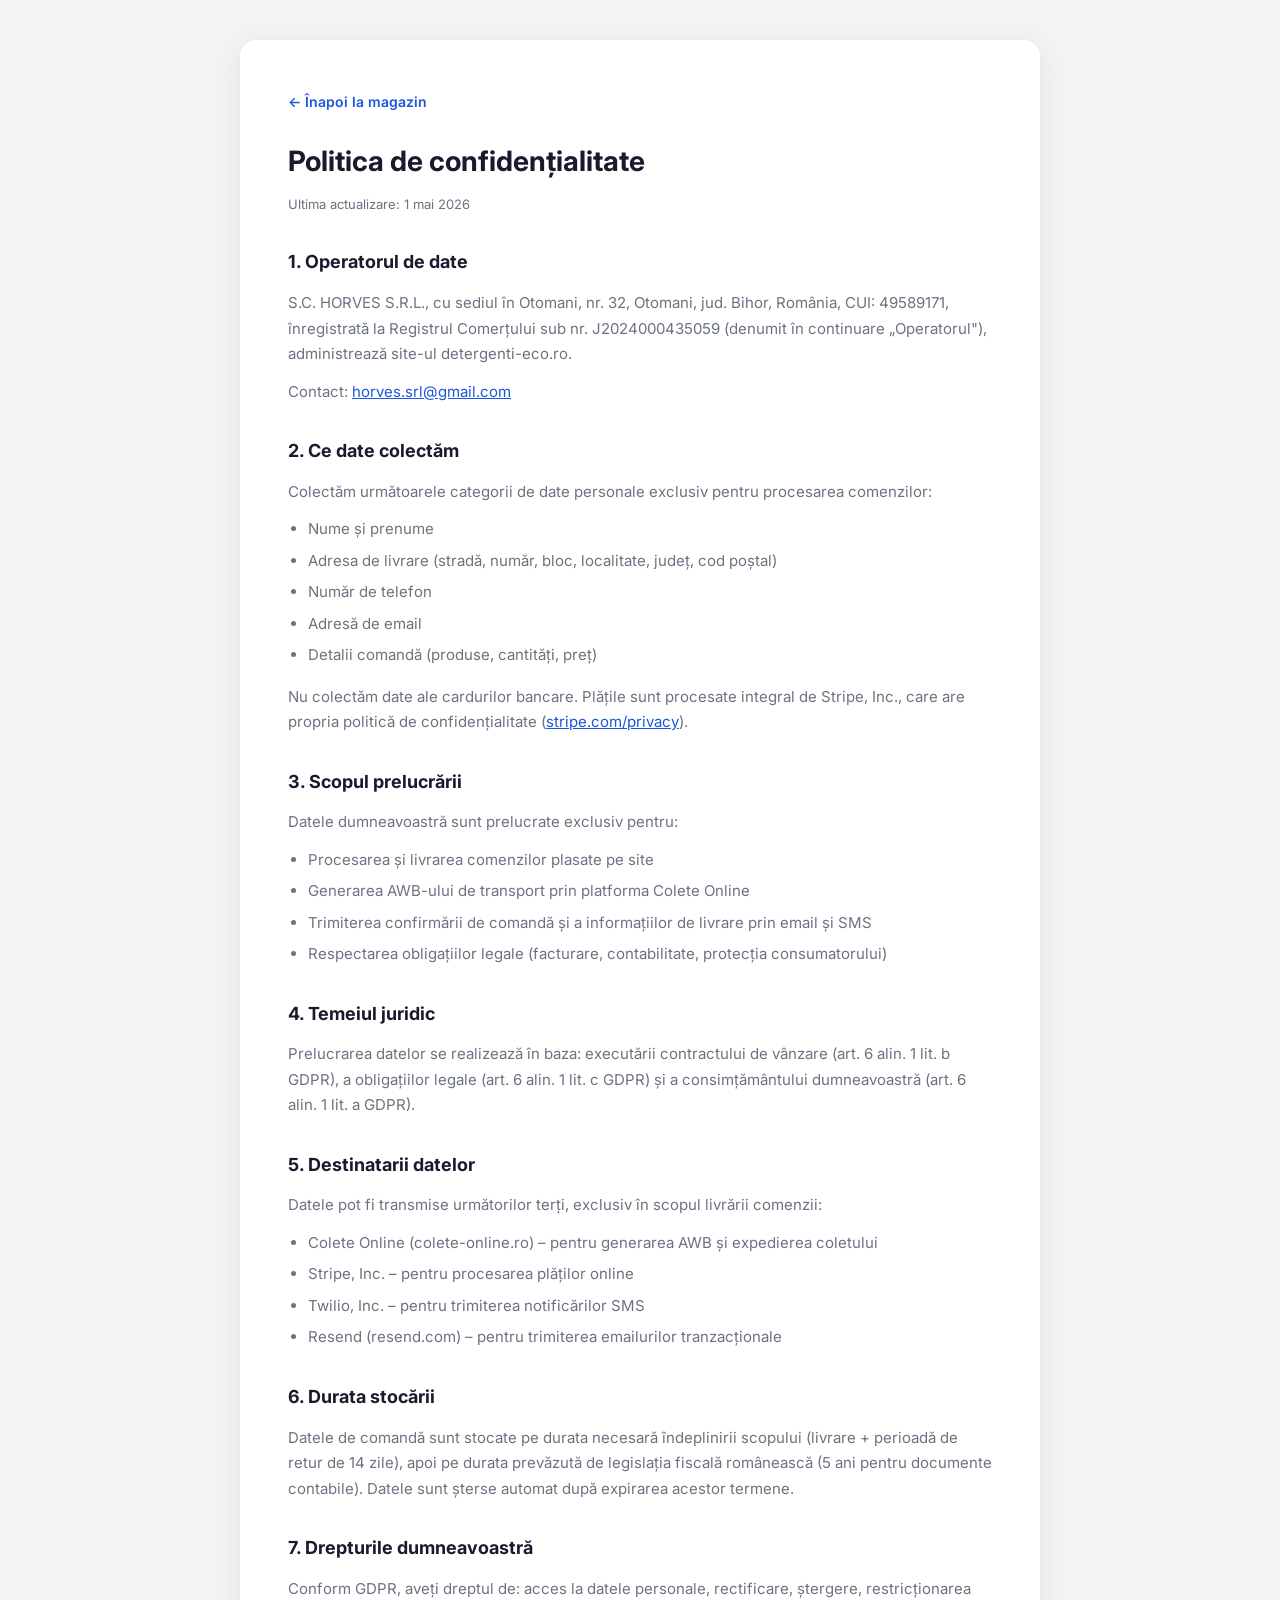
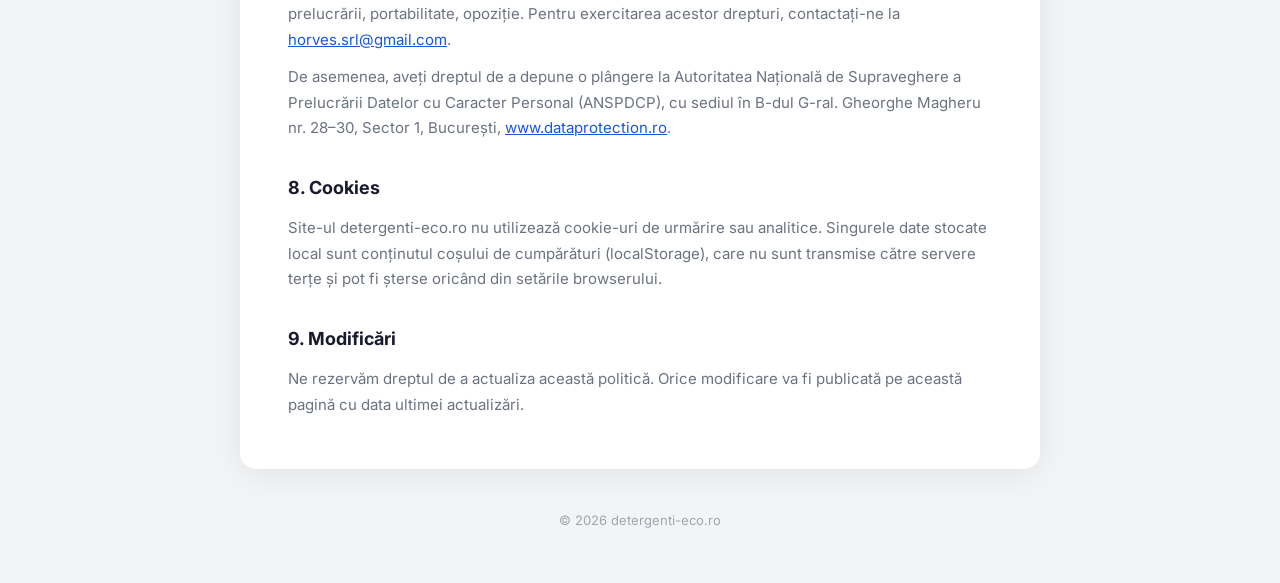
<file: confidentialitate.html>
<!DOCTYPE html>
<html lang="ro">
<head>
  <meta charset="UTF-8">
  <meta name="viewport" content="width=device-width, initial-scale=1.0">
  <title>Politica de confidențialitate | detergenti-eco.ro</title>
  <meta name="robots" content="noindex,nofollow">
  <link rel="preconnect" href="https://fonts.googleapis.com">
  <link rel="preconnect" href="https://fonts.gstatic.com" crossorigin>
  <link href="https://fonts.googleapis.com/css2?family=Inter:wght@300;400;600;700&display=swap" rel="stylesheet">
  <link rel="icon" type="image/avif" href="/assets/Nobacpro_logo.avif">
  <style>
    :root {
      --blue: #1A56DB;
      --blue-dark: #0F3A8A;
      --blue-light: #EBF3FF;
      --dark: #1A1A2E;
      --gray: #6B7280;
      --gray-light: #F3F4F6;
      --white: #FFFFFF;
    }
    *, *::before, *::after { box-sizing: border-box; margin: 0; padding: 0; }
    body {
      font-family: 'Inter', sans-serif;
      background: var(--gray-light);
      color: var(--gray);
      line-height: 1.7;
      padding: 40px 24px;
    }
    .page-card {
      background: var(--white);
      border-radius: 16px;
      box-shadow: 0 4px 32px rgba(0,0,0,0.08);
      max-width: 800px;
      margin: 0 auto;
      padding: 48px 48px 40px;
    }
    .back-link {
      display: inline-flex;
      align-items: center;
      gap: 6px;
      color: var(--blue);
      font-weight: 600;
      font-size: 14px;
      margin-bottom: 24px;
      text-decoration: none;
    }
    .back-link:hover { text-decoration: underline; }
    h1 {
      font-size: 28px;
      font-weight: 700;
      color: var(--dark);
      margin-bottom: 8px;
    }
    .last-updated {
      font-size: 13px;
      color: var(--gray);
      margin-bottom: 32px;
    }
    h2 {
      font-size: 18px;
      font-weight: 700;
      color: var(--dark);
      margin-top: 32px;
      margin-bottom: 12px;
    }
    p, li { font-size: 15px; margin-bottom: 12px; }
    ul { padding-left: 20px; margin-bottom: 16px; }
    li { margin-bottom: 6px; }
    a { color: var(--blue); }
    .footer-note {
      text-align: center;
      margin-top: 40px;
      font-size: 13px;
      color: var(--gray);
      opacity: 0.6;
    }
    @media (max-width: 600px) {
      .page-card { padding: 28px 20px; }
      h1 { font-size: 22px; }
    }
  </style>
</head>
<body>
  <div class="page-card">
    <a href="/" class="back-link">← Înapoi la magazin</a>
    <h1>Politica de confidențialitate</h1>
    <p class="last-updated">Ultima actualizare: 1 mai 2026</p>

    <h2>1. Operatorul de date</h2>
    <p>S.C. HORVES S.R.L., cu sediul în Otomani, nr. 32, Otomani, jud. Bihor, România, CUI: 49589171, înregistrată la Registrul Comerțului sub nr. J2024000435059 (denumit în continuare „Operatorul"), administrează site-ul detergenti-eco.ro.</p>
    <p>Contact: <a href="mailto:horves.srl@gmail.com">horves.srl@gmail.com</a></p>

    <h2>2. Ce date colectăm</h2>
    <p>Colectăm următoarele categorii de date personale exclusiv pentru procesarea comenzilor:</p>
    <ul>
      <li>Nume și prenume</li>
      <li>Adresa de livrare (stradă, număr, bloc, localitate, județ, cod poștal)</li>
      <li>Număr de telefon</li>
      <li>Adresă de email</li>
      <li>Detalii comandă (produse, cantități, preț)</li>
    </ul>
    <p>Nu colectăm date ale cardurilor bancare. Plățile sunt procesate integral de Stripe, Inc., care are propria politică de confidențialitate (<a href="https://stripe.com/privacy" target="_blank" rel="noopener">stripe.com/privacy</a>).</p>

    <h2>3. Scopul prelucrării</h2>
    <p>Datele dumneavoastră sunt prelucrate exclusiv pentru:</p>
    <ul>
      <li>Procesarea și livrarea comenzilor plasate pe site</li>
      <li>Generarea AWB-ului de transport prin platforma Colete Online</li>
      <li>Trimiterea confirmării de comandă și a informațiilor de livrare prin email și SMS</li>
      <li>Respectarea obligațiilor legale (facturare, contabilitate, protecția consumatorului)</li>
    </ul>

    <h2>4. Temeiul juridic</h2>
    <p>Prelucrarea datelor se realizează în baza: executării contractului de vânzare (art. 6 alin. 1 lit. b GDPR), a obligațiilor legale (art. 6 alin. 1 lit. c GDPR) și a consimțământului dumneavoastră (art. 6 alin. 1 lit. a GDPR).</p>

    <h2>5. Destinatarii datelor</h2>
    <p>Datele pot fi transmise următorilor terți, exclusiv în scopul livrării comenzii:</p>
    <ul>
      <li>Colete Online (colete-online.ro) – pentru generarea AWB și expedierea coletului</li>
      <li>Stripe, Inc. – pentru procesarea plăților online</li>
      <li>Twilio, Inc. – pentru trimiterea notificărilor SMS</li>
      <li>Resend (resend.com) – pentru trimiterea emailurilor tranzacționale</li>
    </ul>

    <h2>6. Durata stocării</h2>
    <p>Datele de comandă sunt stocate pe durata necesară îndeplinirii scopului (livrare + perioadă de retur de 14 zile), apoi pe durata prevăzută de legislația fiscală românească (5 ani pentru documente contabile). Datele sunt șterse automat după expirarea acestor termene.</p>

    <h2>7. Drepturile dumneavoastră</h2>
    <p>Conform GDPR, aveți dreptul de: acces la datele personale, rectificare, ștergere, restricționarea prelucrării, portabilitate, opoziție. Pentru exercitarea acestor drepturi, contactați-ne la <a href="mailto:horves.srl@gmail.com">horves.srl@gmail.com</a>.</p>
    <p>De asemenea, aveți dreptul de a depune o plângere la Autoritatea Națională de Supraveghere a Prelucrării Datelor cu Caracter Personal (ANSPDCP), cu sediul în B-dul G-ral. Gheorghe Magheru nr. 28–30, Sector 1, București, <a href="https://www.dataprotection.ro" target="_blank" rel="noopener">www.dataprotection.ro</a>.</p>

    <h2>8. Cookies</h2>
    <p>Site-ul detergenti-eco.ro nu utilizează cookie-uri de urmărire sau analitice. Singurele date stocate local sunt conținutul coșului de cumpărături (localStorage), care nu sunt transmise către servere terțe și pot fi șterse oricând din setările browserului.</p>

    <h2>9. Modificări</h2>
    <p>Ne rezervăm dreptul de a actualiza această politică. Orice modificare va fi publicată pe această pagină cu data ultimei actualizări.</p>
  </div>
  <p class="footer-note">© 2026 detergenti-eco.ro</p>
</body>
</html>
</file>
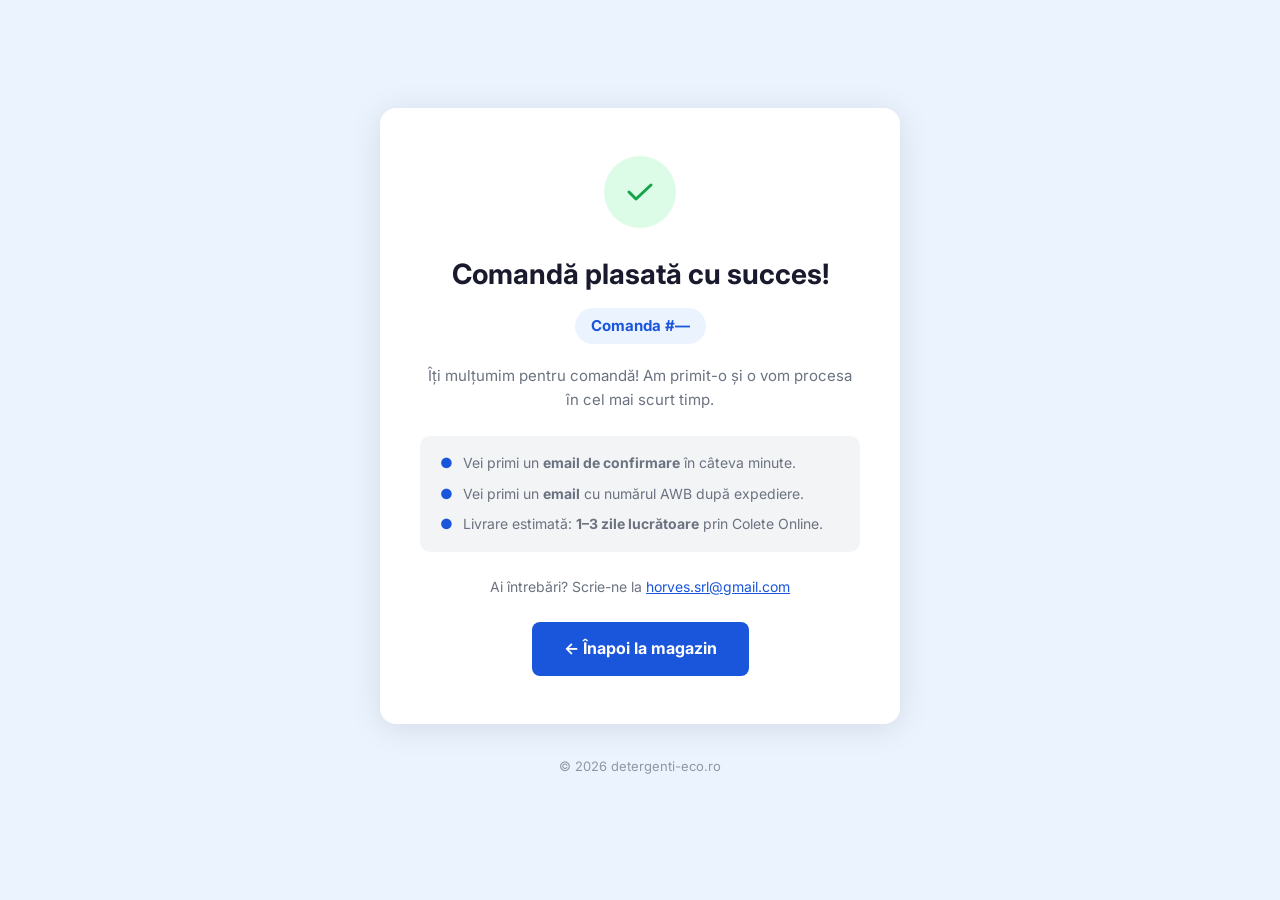
<file: succes.html>
<!DOCTYPE html>
<html lang="ro">
<head>
  <meta charset="UTF-8">
  <meta name="viewport" content="width=device-width, initial-scale=1.0">
  <title>Comandă plasată cu succes | detergenti-eco.ro</title>
  <meta name="robots" content="noindex,nofollow">
  <link rel="preconnect" href="https://fonts.googleapis.com">
  <link rel="preconnect" href="https://fonts.gstatic.com" crossorigin>
  <link href="https://fonts.googleapis.com/css2?family=Inter:wght@300;400;600;700&display=swap" rel="stylesheet">
  <link rel="icon" type="image/svg+xml" href="/images/logo.svg">
  <style>
    :root {
      --blue: #1A56DB;
      --blue-dark: #0F3A8A;
      --blue-light: #EBF3FF;
      --dark: #1A1A2E;
      --gray: #6B7280;
      --gray-light: #F3F4F6;
      --white: #FFFFFF;
      --green: #16a34a;
    }

    *, *::before, *::after { box-sizing: border-box; margin: 0; padding: 0; }

    body {
      font-family: 'Inter', sans-serif;
      background: var(--blue-light);
      min-height: 100vh;
      display: flex;
      flex-direction: column;
      align-items: center;
      justify-content: center;
      padding: 32px 24px;
      color: var(--gray);
      line-height: 1.6;
    }

    .card {
      background: var(--white);
      border-radius: 16px;
      box-shadow: 0 4px 32px rgba(0,0,0,0.10);
      max-width: 520px;
      width: 100%;
      padding: 48px 40px;
      text-align: center;
    }

    .success-icon {
      width: 72px;
      height: 72px;
      background: #DCFCE7;
      border-radius: 50%;
      display: flex;
      align-items: center;
      justify-content: center;
      margin: 0 auto 24px;
    }

    .success-icon svg {
      display: block;
    }

    h1 {
      font-size: 28px;
      font-weight: 700;
      color: var(--dark);
      margin-bottom: 12px;
    }

    .order-id {
      display: inline-block;
      background: var(--blue-light);
      color: var(--blue);
      font-weight: 700;
      font-size: 15px;
      padding: 6px 16px;
      border-radius: 50px;
      margin-bottom: 20px;
    }

    p {
      font-size: 15px;
      color: var(--gray);
      margin-bottom: 16px;
    }

    .info-box {
      background: var(--gray-light);
      border-radius: 10px;
      padding: 16px 20px;
      text-align: left;
      margin: 24px 0;
    }

    .info-box p {
      margin-bottom: 8px;
      font-size: 14px;
    }

    .info-box p:last-child {
      margin-bottom: 0;
    }

    .info-box .dot {
      color: var(--blue);
      font-weight: 700;
      margin-right: 6px;
    }

    .btn-back {
      display: inline-flex;
      align-items: center;
      gap: 8px;
      background: var(--blue);
      color: var(--white);
      font-family: 'Inter', sans-serif;
      font-weight: 700;
      font-size: 16px;
      padding: 14px 32px;
      border-radius: 8px;
      border: none;
      cursor: pointer;
      text-decoration: none;
      margin-top: 8px;
      transition: background 0.2s ease, transform 0.2s ease;
    }

    .btn-back:hover {
      background: var(--blue-dark);
      transform: translateY(-1px);
    }

    .footer-note {
      margin-top: 32px;
      font-size: 13px;
      color: var(--gray);
      opacity: 0.7;
    }

    @media (max-width: 560px) {
      .card { padding: 32px 24px; }
      h1 { font-size: 22px; }
    }
  </style>
</head>
<body>
  <div class="card">
    <div class="success-icon">
      <svg width="36" height="36" viewBox="0 0 36 36" fill="none" stroke="#16a34a" stroke-width="3" stroke-linecap="round" stroke-linejoin="round" aria-hidden="true">
        <polyline points="7 18 14 25 29 11"/>
      </svg>
    </div>

    <h1>Comandă plasată cu succes!</h1>

    <span class="order-id" id="order-id">Se încarcă...</span>

    <p>Îți mulțumim pentru comandă! Am primit-o și o vom procesa în cel mai scurt timp.</p>

    <div class="info-box">
      <p><span class="dot">●</span> Vei primi un <strong>email de confirmare</strong> în câteva minute.</p>
      <p><span class="dot">●</span> Vei primi un <strong>email</strong> cu numărul AWB după expediere.</p>
      <p><span class="dot">●</span> Livrare estimată: <strong>1–3 zile lucrătoare</strong> prin Colete Online.</p>
    </div>

    <p style="font-size:14px;">Ai întrebări? Scrie-ne la <a href="mailto:horves.srl@gmail.com" style="color:var(--blue)">horves.srl@gmail.com</a></p>

    <a href="/" class="btn-back">← Înapoi la magazin</a>
  </div>

  <p class="footer-note">© 2026 detergenti-eco.ro</p>

  <script>
    // Show order ID from localStorage
    const orderId = localStorage.getItem('nobacpro_last_order') || '—';
    document.getElementById('order-id').textContent = 'Comanda #' + orderId;

    // Clear cart on successful payment
    localStorage.removeItem('nobacpro_cart');
  </script>
</body>
</html>
</file>
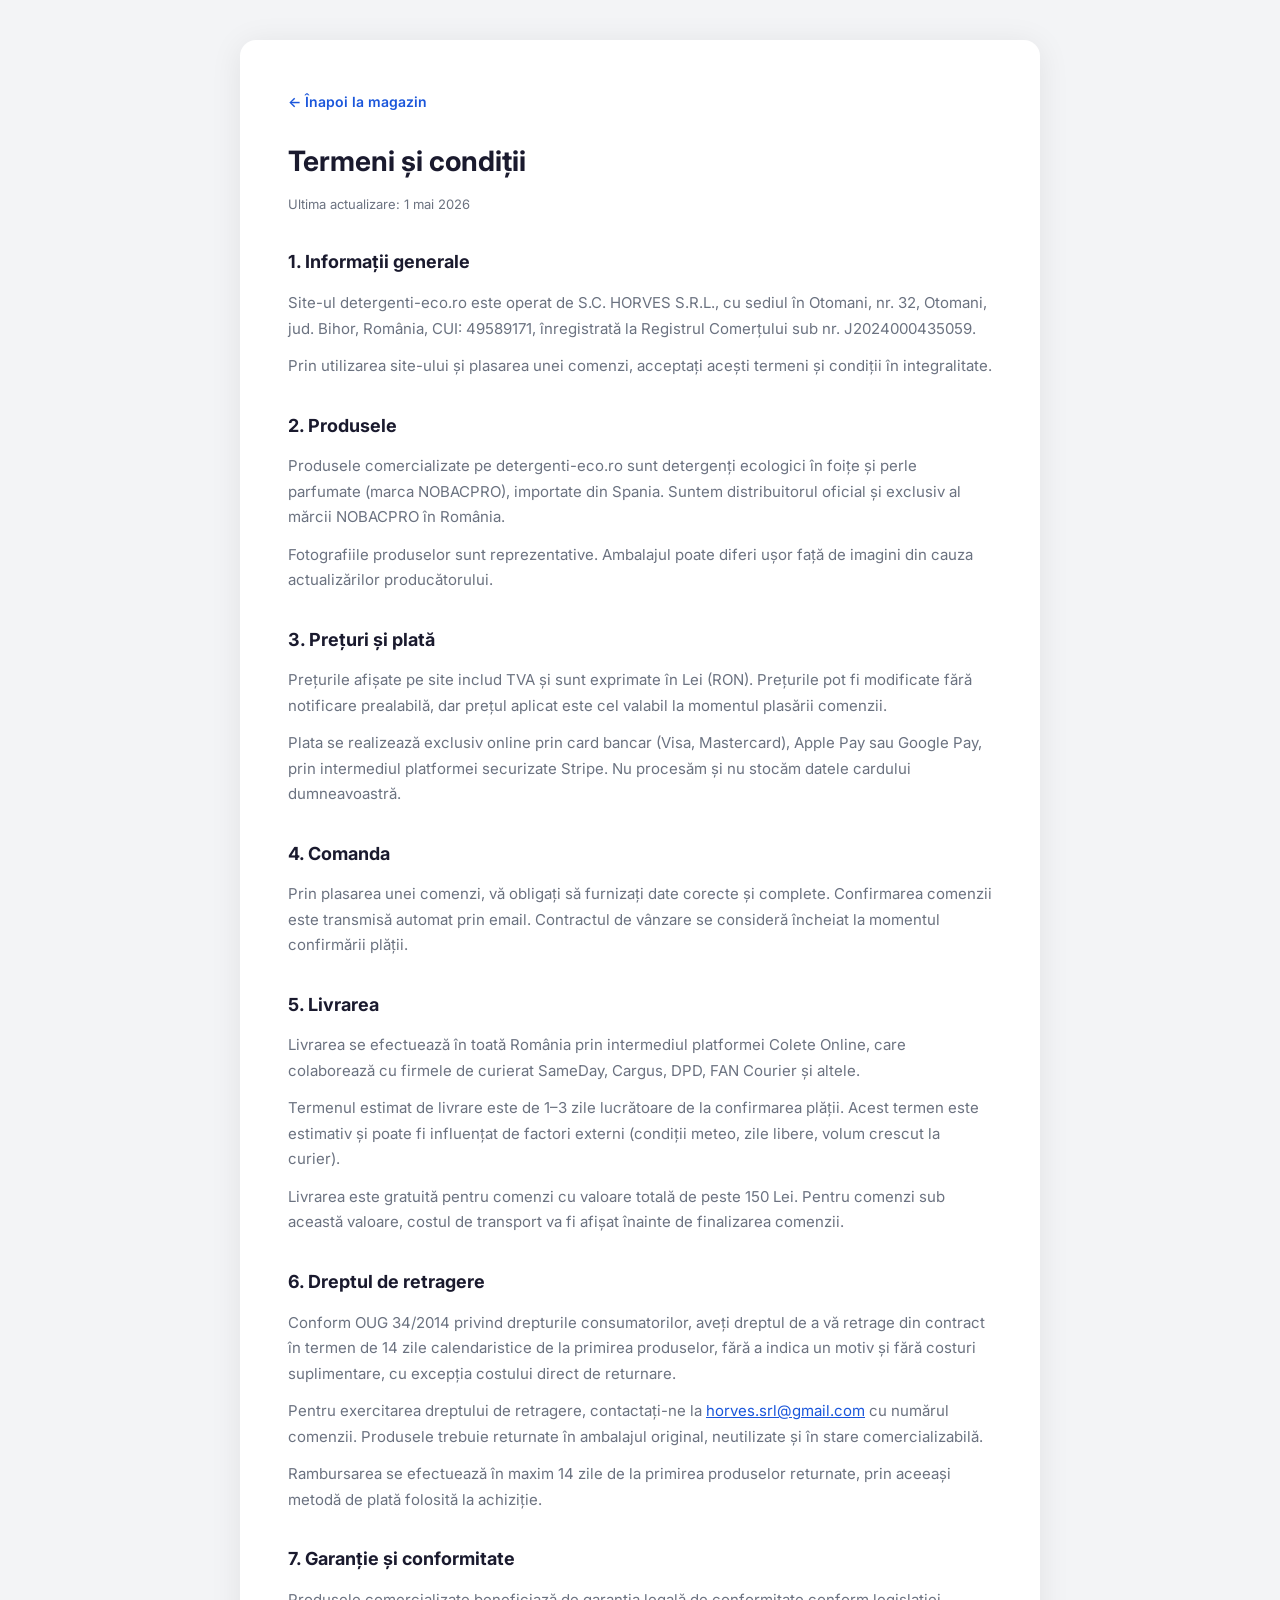
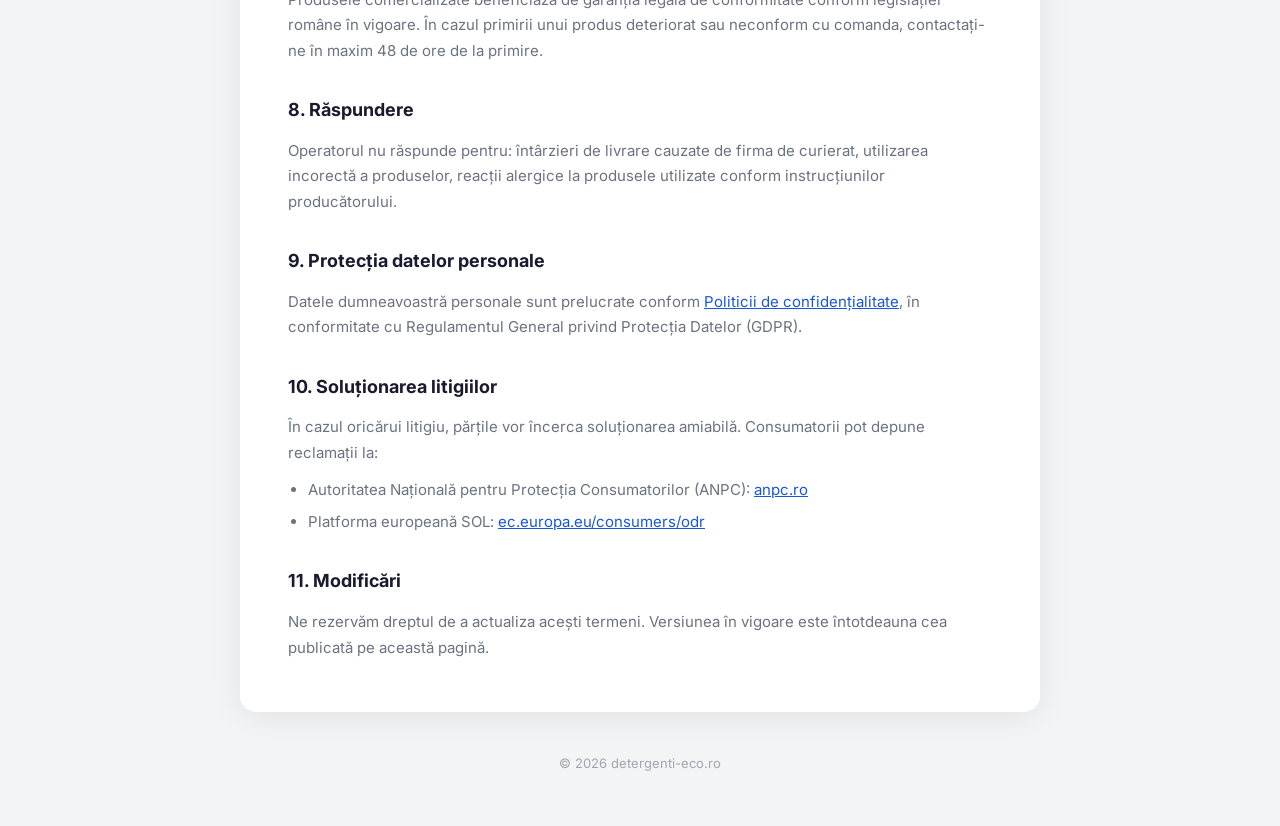
<file: termeni.html>
<!DOCTYPE html>
<html lang="ro">
<head>
  <meta charset="UTF-8">
  <meta name="viewport" content="width=device-width, initial-scale=1.0">
  <title>Termeni și condiții | detergenti-eco.ro</title>
  <meta name="robots" content="noindex,nofollow">
  <link rel="preconnect" href="https://fonts.googleapis.com">
  <link rel="preconnect" href="https://fonts.gstatic.com" crossorigin>
  <link href="https://fonts.googleapis.com/css2?family=Inter:wght@300;400;600;700&display=swap" rel="stylesheet">
  <link rel="icon" type="image/avif" href="/assets/Nobacpro_logo.avif">
  <style>
    :root {
      --blue: #1A56DB;
      --blue-dark: #0F3A8A;
      --blue-light: #EBF3FF;
      --dark: #1A1A2E;
      --gray: #6B7280;
      --gray-light: #F3F4F6;
      --white: #FFFFFF;
    }
    *, *::before, *::after { box-sizing: border-box; margin: 0; padding: 0; }
    body {
      font-family: 'Inter', sans-serif;
      background: var(--gray-light);
      color: var(--gray);
      line-height: 1.7;
      padding: 40px 24px;
    }
    .page-card {
      background: var(--white);
      border-radius: 16px;
      box-shadow: 0 4px 32px rgba(0,0,0,0.08);
      max-width: 800px;
      margin: 0 auto;
      padding: 48px 48px 40px;
    }
    .back-link {
      display: inline-flex;
      align-items: center;
      gap: 6px;
      color: var(--blue);
      font-weight: 600;
      font-size: 14px;
      margin-bottom: 24px;
      text-decoration: none;
    }
    .back-link:hover { text-decoration: underline; }
    h1 {
      font-size: 28px;
      font-weight: 700;
      color: var(--dark);
      margin-bottom: 8px;
    }
    .last-updated {
      font-size: 13px;
      color: var(--gray);
      margin-bottom: 32px;
    }
    h2 {
      font-size: 18px;
      font-weight: 700;
      color: var(--dark);
      margin-top: 32px;
      margin-bottom: 12px;
    }
    p, li { font-size: 15px; margin-bottom: 12px; }
    ul { padding-left: 20px; margin-bottom: 16px; }
    li { margin-bottom: 6px; }
    a { color: var(--blue); }
    .footer-note {
      text-align: center;
      margin-top: 40px;
      font-size: 13px;
      color: var(--gray);
      opacity: 0.6;
    }
    @media (max-width: 600px) {
      .page-card { padding: 28px 20px; }
      h1 { font-size: 22px; }
    }
  </style>
</head>
<body>
  <div class="page-card">
    <a href="/" class="back-link">← Înapoi la magazin</a>
    <h1>Termeni și condiții</h1>
    <p class="last-updated">Ultima actualizare: 1 mai 2026</p>

    <h2>1. Informații generale</h2>
    <p>Site-ul detergenti-eco.ro este operat de S.C. HORVES S.R.L., cu sediul în Otomani, nr. 32, Otomani, jud. Bihor, România, CUI: 49589171, înregistrată la Registrul Comerțului sub nr. J2024000435059.</p>
    <p>Prin utilizarea site-ului și plasarea unei comenzi, acceptați acești termeni și condiții în integralitate.</p>

    <h2>2. Produsele</h2>
    <p>Produsele comercializate pe detergenti-eco.ro sunt detergenți ecologici în foițe și perle parfumate (marca NOBACPRO), importate din Spania. Suntem distribuitorul oficial și exclusiv al mărcii NOBACPRO în România.</p>
    <p>Fotografiile produselor sunt reprezentative. Ambalajul poate diferi ușor față de imagini din cauza actualizărilor producătorului.</p>

    <h2>3. Prețuri și plată</h2>
    <p>Prețurile afișate pe site includ TVA și sunt exprimate în Lei (RON). Prețurile pot fi modificate fără notificare prealabilă, dar prețul aplicat este cel valabil la momentul plasării comenzii.</p>
    <p>Plata se realizează exclusiv online prin card bancar (Visa, Mastercard), Apple Pay sau Google Pay, prin intermediul platformei securizate Stripe. Nu procesăm și nu stocăm datele cardului dumneavoastră.</p>

    <h2>4. Comanda</h2>
    <p>Prin plasarea unei comenzi, vă obligați să furnizați date corecte și complete. Confirmarea comenzii este transmisă automat prin email. Contractul de vânzare se consideră încheiat la momentul confirmării plății.</p>

    <h2>5. Livrarea</h2>
    <p>Livrarea se efectuează în toată România prin intermediul platformei Colete Online, care colaborează cu firmele de curierat SameDay, Cargus, DPD, FAN Courier și altele.</p>
    <p>Termenul estimat de livrare este de 1–3 zile lucrătoare de la confirmarea plății. Acest termen este estimativ și poate fi influențat de factori externi (condiții meteo, zile libere, volum crescut la curier).</p>
    <p>Livrarea este gratuită pentru comenzi cu valoare totală de peste 150 Lei. Pentru comenzi sub această valoare, costul de transport va fi afișat înainte de finalizarea comenzii.</p>

    <h2>6. Dreptul de retragere</h2>
    <p>Conform OUG 34/2014 privind drepturile consumatorilor, aveți dreptul de a vă retrage din contract în termen de 14 zile calendaristice de la primirea produselor, fără a indica un motiv și fără costuri suplimentare, cu excepția costului direct de returnare.</p>
    <p>Pentru exercitarea dreptului de retragere, contactați-ne la <a href="mailto:horves.srl@gmail.com">horves.srl@gmail.com</a> cu numărul comenzii. Produsele trebuie returnate în ambalajul original, neutilizate și în stare comercializabilă.</p>
    <p>Rambursarea se efectuează în maxim 14 zile de la primirea produselor returnate, prin aceeași metodă de plată folosită la achiziție.</p>

    <h2>7. Garanție și conformitate</h2>
    <p>Produsele comercializate beneficiază de garanția legală de conformitate conform legislației române în vigoare. În cazul primirii unui produs deteriorat sau neconform cu comanda, contactați-ne în maxim 48 de ore de la primire.</p>

    <h2>8. Răspundere</h2>
    <p>Operatorul nu răspunde pentru: întârzieri de livrare cauzate de firma de curierat, utilizarea incorectă a produselor, reacții alergice la produsele utilizate conform instrucțiunilor producătorului.</p>

    <h2>9. Protecția datelor personale</h2>
    <p>Datele dumneavoastră personale sunt prelucrate conform <a href="/confidentialitate.html">Politicii de confidențialitate</a>, în conformitate cu Regulamentul General privind Protecția Datelor (GDPR).</p>

    <h2>10. Soluționarea litigiilor</h2>
    <p>În cazul oricărui litigiu, părțile vor încerca soluționarea amiabilă. Consumatorii pot depune reclamații la:</p>
    <ul>
      <li>Autoritatea Națională pentru Protecția Consumatorilor (ANPC): <a href="https://anpc.ro" target="_blank" rel="noopener">anpc.ro</a></li>
      <li>Platforma europeană SOL: <a href="https://ec.europa.eu/consumers/odr" target="_blank" rel="noopener">ec.europa.eu/consumers/odr</a></li>
    </ul>

    <h2>11. Modificări</h2>
    <p>Ne rezervăm dreptul de a actualiza acești termeni. Versiunea în vigoare este întotdeauna cea publicată pe această pagină.</p>
  </div>
  <p class="footer-note">© 2026 detergenti-eco.ro</p>
</body>
</html>
</file>
<file: site.css>
[hidden] { display: none !important; }

/* ============================================================
   CSS CUSTOM PROPERTIES
   ============================================================ */
:root {
  /* Brand */
  --blue: #1A56DB;
  --blue-dark: #12409F;
  --blue-light: #EDF3FE;

  /* Kraft / paper — the cardboard story */
  --kraft: #B4702E;
  --kraft-deep: #8F5720;
  --kraft-light: #F8F0E3;
  --paper: #FAF7F1;
  --paper-deep: #F3EDE1;
  --line: #E8E2D6;

  /* Eco / success */
  --leaf: #2E7A4D;
  --leaf-light: #EAF5EE;

  /* Neutrals */
  --dark: #1B2537;
  --gray: #5C6572;
  --gray-light: #EDEFF2;
  --white: #FFFFFF;
  --red: #DC2626;

  /* Shape & motion */
  --radius-card: 18px;
  --radius-btn: 999px;
  --radius-input: 10px;
  --shadow-card: 0 1px 2px rgba(27,37,55,0.05), 0 10px 28px rgba(27,37,55,0.07);
  --shadow-card-hover: 0 2px 4px rgba(27,37,55,0.06), 0 18px 44px rgba(27,37,55,0.13);
  --transition: 0.2s ease;
  --ease-out: cubic-bezier(0.2, 0.6, 0.2, 1);
  --max-w: 1200px;

  /* Type */
  --font-display: 'Bricolage Grotesque', 'Inter', sans-serif;
  --font-body: 'Inter', sans-serif;
}

/* ============================================================
   RESET & BASE
   ============================================================ */
*, *::before, *::after {
  box-sizing: border-box;
  margin: 0;
  padding: 0;
}

html {
  scroll-behavior: smooth;
}

body {
  font-family: var(--font-body);
  font-size: 16px;
  line-height: 1.6;
  color: var(--gray);
  background: var(--white);
  -webkit-font-smoothing: antialiased;
}

h1, h2, h3, h4 {
  color: var(--dark);
  font-weight: 700;
  line-height: 1.2;
}

h1, h2 {
  font-family: var(--font-display);
  letter-spacing: -0.015em;
}

a {
  color: inherit;
  text-decoration: none;
  transition: color var(--transition);
}

img, svg {
  display: block;
  max-width: 100%;
}

ul {
  list-style: none;
}

button {
  cursor: pointer;
  font-family: inherit;
  border: none;
  background: none;
}

input, select, textarea {
  font-family: inherit;
  font-size: 1rem;
}

::selection {
  background: var(--blue);
  color: var(--white);
}

/* ============================================================
   LAYOUT UTILITIES
   ============================================================ */
.container {
  max-width: var(--max-w);
  margin: 0 auto;
  padding: 0 24px;
}

.centered {
  text-align: center;
}

.section-title {
  font-size: clamp(30px, 4.5vw, 42px);
  font-weight: 700;
  color: var(--dark);
  margin-bottom: 12px;
}

.section-sub {
  font-size: 18px;
  color: var(--gray);
  margin-bottom: 48px;
}

.section-label {
  font-size: 13px;
  font-weight: 700;
  letter-spacing: 0.12em;
  text-transform: uppercase;
  color: var(--kraft);
  margin-bottom: 10px;
  display: block;
}

.section-label.kraft-label {
  color: var(--kraft);
}

/* ============================================================
   ICONS
   ============================================================ */
.icon-circle {
  width: 64px;
  height: 64px;
  border-radius: 50%;
  background: rgba(255,255,255,0.12);
  border: 1px solid rgba(255,255,255,0.22);
  display: flex;
  align-items: center;
  justify-content: center;
  flex-shrink: 0;
}

.inline-check {
  display: inline-flex;
  vertical-align: -2px;
  margin-right: 4px;
}

/* ============================================================
   SCROLL REVEAL
   ============================================================ */
@media (prefers-reduced-motion: no-preference) {
  .reveal {
    opacity: 0;
    transform: translateY(18px);
    transition: opacity 0.65s var(--ease-out), transform 0.65s var(--ease-out);
  }

  .reveal.in {
    opacity: 1;
    transform: none;
  }
}

/* ============================================================
   BUTTONS
   ============================================================ */
.btn {
  display: inline-flex;
  align-items: center;
  justify-content: center;
  gap: 8px;
  padding: 14px 30px;
  border-radius: var(--radius-btn);
  font-weight: 700;
  font-size: 16px;
  transition: background var(--transition), transform var(--transition), box-shadow var(--transition), border-color var(--transition);
  text-decoration: none;
  border: 2px solid transparent;
}

.btn:active {
  transform: translateY(1px) scale(0.99);
}

.btn-primary {
  background: var(--blue);
  color: var(--white);
  border-color: var(--blue);
  box-shadow: 0 2px 8px rgba(26,86,219,0.22);
}

.btn-primary:hover {
  background: var(--blue-dark);
  border-color: var(--blue-dark);
  transform: translateY(-1px);
  box-shadow: 0 6px 20px rgba(26,86,219,0.32);
}

.btn-outline-white {
  background: transparent;
  color: var(--white);
  border-color: rgba(255,255,255,0.7);
}

.btn-outline-white:hover {
  background: rgba(255,255,255,0.14);
  border-color: var(--white);
}

.btn-kraft {
  background: var(--kraft);
  color: var(--white);
  border-color: var(--kraft);
}

.btn-kraft:hover {
  background: var(--kraft-deep);
  border-color: var(--kraft-deep);
  transform: translateY(-1px);
}

.btn-block {
  width: 100%;
  display: flex;
}

/* ============================================================
   WELCOME BANNER
   ============================================================ */
.welcome-banner {
  background: var(--kraft-light);
  border-bottom: 1px solid var(--line);
  padding: 10px 24px;
  display: flex;
  align-items: center;
  justify-content: center;
  gap: 12px;
  font-size: 14px;
  color: var(--kraft-deep);
  font-weight: 500;
  position: relative;
  animation: slideDown 0.4s ease;
  transition: opacity 0.35s ease, max-height 0.35s ease;
  max-height: 60px;
}

.welcome-banner.dismissed {
  opacity: 0;
  max-height: 0;
  padding: 0;
  border: none;
}

.welcome-text {
  text-align: center;
  flex: 1;
}

.welcome-close {
  background: none;
  border: none;
  cursor: pointer;
  color: var(--kraft-deep);
  padding: 6px;
  border-radius: 6px;
  transition: background 0.2s;
  flex-shrink: 0;
  position: absolute;
  right: 16px;
  display: flex;
  align-items: center;
}

.welcome-close:hover {
  background: rgba(180,112,46,0.15);
}

@keyframes slideDown {
  from { opacity: 0; transform: translateY(-100%); }
  to   { opacity: 1; transform: translateY(0); }
}

/* ============================================================
   NAVIGATION
   ============================================================ */
.navbar {
  position: sticky;
  top: 0;
  background: rgba(255,255,255,0.92);
  backdrop-filter: blur(12px);
  -webkit-backdrop-filter: blur(12px);
  border-bottom: 1px solid var(--line);
  z-index: 1000;
  transition: padding var(--transition), box-shadow var(--transition);
}

.navbar.scrolled {
  box-shadow: 0 4px 20px rgba(27,37,55,0.06);
}

.nav-inner {
  max-width: var(--max-w);
  margin: 0 auto;
  padding: 18px 24px;
  display: flex;
  align-items: center;
  justify-content: space-between;
  gap: 24px;
  transition: padding var(--transition);
}

.navbar.scrolled .nav-inner {
  padding-top: 10px;
  padding-bottom: 10px;
}

.nav-logo {
  flex-shrink: 0;
}

.nav-links {
  display: none;
  gap: 32px;
  align-items: center;
}

.nav-link {
  font-size: 15px;
  font-weight: 600;
  color: var(--dark);
  transition: color var(--transition);
  position: relative;
  padding: 4px 0;
}

.nav-link::after {
  content: "";
  position: absolute;
  left: 0;
  right: 100%;
  bottom: 0;
  height: 2px;
  background: var(--blue);
  border-radius: 2px;
  transition: right 0.25s var(--ease-out);
}

.nav-link:hover {
  color: var(--blue);
}

.nav-link:hover::after {
  right: 0;
}

.nav-right {
  display: flex;
  align-items: center;
  gap: 12px;
}

.cart-btn {
  position: relative;
  color: var(--dark);
  padding: 8px;
  border-radius: 10px;
  transition: color var(--transition), background var(--transition);
}

.cart-btn:hover {
  color: var(--blue);
  background: var(--blue-light);
}

.cart-badge {
  position: absolute;
  top: -2px;
  right: -2px;
  background: var(--kraft);
  color: white;
  font-size: 11px;
  font-weight: 700;
  min-width: 18px;
  height: 18px;
  padding: 0 4px;
  border-radius: 50px;
  display: flex;
  align-items: center;
  justify-content: center;
  border: 2px solid var(--white);
  box-sizing: content-box;
}

.cart-badge.pop {
  animation: badgePop 0.35s var(--ease-out);
}

@keyframes badgePop {
  0%   { transform: scale(1); }
  40%  { transform: scale(1.45); }
  100% { transform: scale(1); }
}

.hamburger {
  display: flex;
  flex-direction: column;
  gap: 5px;
  padding: 8px;
  border-radius: 8px;
}

.hamburger span {
  display: block;
  width: 22px;
  height: 2px;
  background: var(--dark);
  border-radius: 2px;
  transition: transform var(--transition), opacity var(--transition);
}

.hamburger.active span:nth-child(1) { transform: translateY(7px) rotate(45deg); }
.hamburger.active span:nth-child(2) { opacity: 0; }
.hamburger.active span:nth-child(3) { transform: translateY(-7px) rotate(-45deg); }

/* Mobile nav overlay */
.mobile-nav {
  display: none;
  position: fixed;
  inset: 0;
  background: var(--white);
  z-index: 999;
  padding-top: 80px;
}

.mobile-nav.open {
  display: flex;
  flex-direction: column;
  align-items: center;
  justify-content: flex-start;
}

.mobile-nav ul {
  display: flex;
  flex-direction: column;
  gap: 0;
  width: 100%;
  text-align: center;
}

.mobile-nav li a {
  display: block;
  padding: 20px 24px;
  font-size: 22px;
  font-weight: 700;
  font-family: var(--font-display);
  color: var(--dark);
  border-bottom: 1px solid var(--gray-light);
}

.mobile-nav li a:hover {
  color: var(--blue);
}

/* Focus visible */
:focus-visible {
  outline: 2px solid var(--blue);
  outline-offset: 2px;
}

/* ============================================================
   HERO SECTION
   ============================================================ */
.hero {
  position: relative;
  min-height: 85vh;
  display: flex;
  align-items: center;
  overflow: hidden;
}

.hero-bg {
  position: absolute;
  inset: 0;
  z-index: 0;
}

.hero-bg img,
.hero-bg video {
  position: absolute;
  inset: 0;
  width: 100%;
  height: 100%;
  object-fit: cover;
  display: block;
}

.hero-overlay {
  position: absolute;
  inset: 0;
  background: linear-gradient(to right, rgba(14,25,52,0.88) 40%, rgba(14,25,52,0.35) 100%);
  z-index: 1;
}

.hero-content {
  position: relative;
  z-index: 2;
  display: flex;
  flex-direction: column;
  align-items: flex-start;
  gap: 40px;
  width: 100%;
  padding-top: 80px;
  padding-bottom: 80px;
}

.hero-left {
  max-width: 580px;
  flex: 1;
}

.hero-badge {
  display: inline-flex;
  flex-wrap: wrap;
  gap: 14px;
  background: rgba(255,255,255,0.1);
  border: 1px solid rgba(255,255,255,0.25);
  backdrop-filter: blur(4px);
  border-radius: 50px;
  padding: 8px 18px;
  margin-bottom: 24px;
}

.hero-badge span {
  font-size: 13px;
  font-weight: 600;
  color: var(--white);
  display: inline-flex;
  align-items: center;
  gap: 5px;
}

.hero-badge svg {
  flex-shrink: 0;
  color: #7FD4A1;
}

.official-inline {
  font-size: 13px;
  font-weight: 600;
  color: rgba(255,255,255,0.75);
  letter-spacing: 0.1em;
  text-transform: uppercase;
  margin-bottom: 12px;
}

.hero-sep {
  display: inline-block;
  margin: 0 10px;
  opacity: 0.5;
}

.hero-title {
  font-size: clamp(40px, 6vw, 62px);
  font-weight: 800;
  color: var(--white);
  line-height: 1.06;
  letter-spacing: -0.02em;
  margin-bottom: 20px;
}

.hero-sub {
  font-size: 18px;
  color: rgba(255,255,255,0.85);
  max-width: 480px;
  margin-bottom: 32px;
}

.hero-buttons {
  display: flex;
  gap: 16px;
  flex-wrap: wrap;
  margin-bottom: 28px;
}

.hero-rating {
  font-size: 14px;
  color: rgba(255,255,255,0.75);
  display: flex;
  align-items: center;
  flex-wrap: wrap;
}

.hero-stars {
  display: inline-flex;
  gap: 2px;
  color: #FBBF24;
}

.hero-right {
  display: none;
  flex: 1;
  justify-content: center;
}

.hero-right svg,
.hero-right img {
  filter: drop-shadow(0 18px 36px rgba(0,0,0,0.4));
  width: auto;
  height: 280px;
  object-fit: contain;
  display: block;
}

/* Product shot shown inline between headline and subtext on
   small screens; .hero-right takes over from 1024px up */
.hero-product-mobile {
  display: block;
  width: auto;
  height: 190px;
  object-fit: contain;
  margin: 4px auto 24px;
  filter: drop-shadow(0 14px 28px rgba(0,0,0,0.4));
}

/* On small screens each hero badge becomes its own chip instead of
   sharing one wrapping pill */
@media (max-width: 767px) {
  .hero-badge {
    background: none;
    border: none;
    backdrop-filter: none;
    border-radius: 0;
    padding: 0;
    gap: 8px;
  }

  .hero-badge span {
    background: rgba(255,255,255,0.12);
    border: 1px solid rgba(255,255,255,0.25);
    backdrop-filter: blur(4px);
    border-radius: 50px;
    padding: 7px 14px;
  }
}

/* ============================================================
   BENEFITS STRIP
   ============================================================ */
.benefits-strip {
  background: var(--blue);
  background: linear-gradient(135deg, var(--blue) 0%, var(--blue-dark) 100%);
  padding: 56px 0;
}

.benefits-grid {
  display: flex;
  flex-direction: column;
  gap: 32px;
  align-items: center;
  text-align: center;
}

.benefit-col {
  flex: 1;
  padding: 0 24px;
  display: flex;
  flex-direction: column;
  align-items: center;
}

.benefit-divider {
  display: none;
  width: 1px;
  height: 88px;
  background: rgba(255,255,255,0.22);
  flex-shrink: 0;
}

.benefit-icon {
  margin: 0 auto 18px;
}

.benefit-stat {
  font-family: var(--font-display);
  font-size: 28px;
  font-weight: 700;
  color: var(--white);
  margin-bottom: 8px;
}

.benefit-desc {
  font-size: 14px;
  color: rgba(255,255,255,0.8);
  max-width: 260px;
}

/* ============================================================
   HOW IT WORKS
   ============================================================ */
.how-it-works {
  padding: 96px 0;
  background: var(--white);
}

.how-it-works .section-title {
  margin-bottom: 8px;
}

.how-it-works .section-sub {
  margin-bottom: 56px;
}

.hiw-layout {
  display: flex;
  flex-direction: column;
  gap: 48px;
}

.hiw-steps {
  flex: 0 0 60%;
}

.hiw-step {
  display: flex;
  gap: 24px;
  align-items: flex-start;
  position: relative;
}

/* Sheet-shaped step marker — echoes the detergent sheet */
.step-num {
  font-family: var(--font-display);
  font-size: 26px;
  font-weight: 700;
  color: var(--kraft);
  line-height: 1;
  flex-shrink: 0;
  width: 58px;
  height: 66px;
  display: flex;
  align-items: center;
  justify-content: center;
  background: var(--kraft-light);
  border: 1.5px solid var(--line);
  border-bottom: 2.5px dashed var(--kraft);
  border-radius: 10px 10px 4px 4px;
  user-select: none;
}

.step-content h3 {
  font-size: 20px;
  color: var(--dark);
  margin-bottom: 6px;
  margin-top: 8px;
}

.step-content p {
  font-size: 16px;
  color: var(--gray);
}

.step-divider {
  border: none;
  border-top: 1px dashed var(--line);
  margin: 24px 0;
}

.hiw-image-panel {
  background: linear-gradient(160deg, var(--blue) 0%, var(--blue-dark) 100%);
  border-radius: var(--radius-card);
  padding: 32px;
  text-align: center;
  flex: 0 0 40%;
}

.hiw-image-panel svg,
.hiw-image-panel img {
  border-radius: 12px;
  margin-bottom: 16px;
  width: 100%;
  height: auto;
  object-fit: contain;
  padding: 24px;
  display: block;
}

.hiw-caption {
  color: var(--white);
  font-size: 18px;
  font-weight: 700;
  font-family: var(--font-display);
}

/* ============================================================
   PRODUCT SECTION
   ============================================================ */
.products-section {
  padding: 96px 0;
  background: var(--paper);
}

.products-section .section-title {
  margin-bottom: 8px;
}

.products-section .section-label {
  margin-bottom: 6px;
}

.product-grid {
  display: grid;
  grid-template-columns: 1fr;
  gap: 24px;
  margin-top: 48px;
  padding-top: 20px;
}

/* Product Card */
.product-card {
  background: var(--white);
  border: 1px solid var(--line);
  border-radius: var(--radius-card);
  box-shadow: var(--shadow-card);
  overflow: visible;
  transition: transform 0.25s var(--ease-out), box-shadow 0.25s var(--ease-out);
  display: flex;
  flex-direction: column;
}

.product-card:hover {
  transform: translateY(-5px);
  box-shadow: var(--shadow-card-hover);
}

.card-image-wrap {
  position: relative;
  /* pure white to match the white background baked into product photos */
  background: var(--white);
  border-radius: var(--radius-card) var(--radius-card) 0 0;
  display: flex;
  align-items: center;
  justify-content: center;
  padding: 20px;
  height: 200px;
  overflow: visible;
}

.card-badge {
  position: absolute;
  top: 12px;
  left: 12px;
  color: white;
  font-size: 12px;
  font-weight: 700;
  padding: 4px 11px;
  border-radius: 50px;
  z-index: 1;
}

.badge-washes {
  background: var(--blue);
}

.badge-new {
  background: var(--kraft);
  left: auto;
  right: 12px;
}

.badge-test {
  background: var(--red);
}

.stock-badge {
  position: absolute;
  bottom: 12px;
  left: 12px;
  top: auto;
  background: #D97706;
  color: white;
  font-size: 11px;
  font-weight: 700;
  padding: 3px 10px;
  border-radius: 50px;
  z-index: 1;
}

.card-image-wrap svg {
  border-radius: 8px;
}

.card-image-wrap img {
  max-height: 100%;
  max-width: 100%;
  width: auto;
  height: auto;
  object-fit: contain;
  display: block;
  transition: transform 0.35s var(--ease-out);
}

.product-card:hover .card-image-wrap img {
  transform: scale(1.04);
}

.card-body {
  padding: 20px;
  display: flex;
  flex-direction: column;
  gap: 10px;
  flex: 1;
}

.card-category {
  font-size: 12px;
  font-weight: 700;
  text-transform: uppercase;
  letter-spacing: 0.08em;
  color: var(--kraft);
}

.card-category.kraft-cat {
  color: var(--kraft);
}

.card-name {
  font-size: 18px;
  font-weight: 700;
  color: var(--dark);
  line-height: 1.3;
}

.card-desc {
  font-size: 14px;
  color: var(--gray);
  min-height: 42px;
}

.card-features {
  display: flex;
  flex-wrap: wrap;
  gap: 6px;
}

.card-features span {
  font-size: 12px;
  font-weight: 600;
  background: var(--blue-light);
  color: var(--blue-dark);
  padding: 3px 10px;
  border-radius: 50px;
}

.card-features.kraft-features span {
  background: var(--kraft-light);
  color: var(--kraft-deep);
}

.card-pricing {
  display: flex;
  flex-direction: column;
  gap: 2px;
  margin-top: auto;
}

.price-row {
  display: flex;
  align-items: center;
  gap: 8px;
  margin-bottom: 2px;
}

.card-price-old {
  font-size: 14px;
  color: var(--gray);
  text-decoration: line-through;
}

.discount-badge {
  display: inline-block;
  background: var(--red);
  color: white;
  font-size: 11px;
  font-weight: 700;
  padding: 2px 8px;
  border-radius: 50px;
}

.card-price {
  font-family: var(--font-display);
  font-size: 27px;
  font-weight: 700;
  color: var(--blue);
}

.card-per-wash {
  font-size: 14px;
  color: var(--gray);
}

.add-to-cart {
  margin-top: auto;
}

.card-popular {
  border: 2px solid var(--blue);
  box-shadow: 0 4px 28px rgba(26, 86, 219, 0.16);
  position: relative;
  margin-top: 0;
}

.card-popular-tag {
  position: absolute;
  top: -13px;
  left: 50%;
  transform: translateX(-50%);
  background: var(--blue);
  color: var(--white);
  font-size: 12px;
  font-weight: 700;
  padding: 4px 16px;
  border-radius: 50px;
  white-space: nowrap;
  text-transform: uppercase;
  letter-spacing: 0.5px;
  z-index: 2;
}

/* ============================================================
   COMPARISON TABLE
   ============================================================ */
.comparison-section {
  padding: 96px 0;
  background: var(--white);
}

.comparison-section .section-title {
  margin-bottom: 40px;
}

.table-wrap {
  max-width: 800px;
  margin: 0 auto;
  overflow-x: auto;
  -webkit-overflow-scrolling: touch;
  border: 1px solid var(--line);
  border-radius: var(--radius-card);
  box-shadow: var(--shadow-card);
}

.comparison-table {
  width: 100%;
  border-collapse: collapse;
  border-radius: var(--radius-card);
  overflow: hidden;
}

.comparison-table th {
  padding: 16px 24px;
  font-size: 15px;
  font-weight: 700;
  text-align: left;
  background: var(--paper);
  color: var(--dark);
}

.comparison-table th.nobacpro-col {
  background: var(--blue);
  color: var(--white);
}

.comparison-table td {
  padding: 14px 24px;
  font-size: 15px;
  color: var(--gray);
  border-bottom: 1px solid var(--gray-light);
}

.comparison-table td:first-child {
  font-weight: 600;
  color: var(--dark);
}

.comparison-table td.nobacpro-col {
  color: var(--blue-dark);
  background: rgba(26,86,219,0.045);
}

.comparison-table tbody tr:nth-child(even) td {
  background: var(--paper);
}

.comparison-table tbody tr:nth-child(even) td.nobacpro-col {
  background: rgba(26,86,219,0.08);
}

.comparison-table tbody tr:last-child td {
  border-bottom: none;
}

.classic-col {
  color: var(--gray);
}

/* Compact the comparison table so the NOBACPRO column stays on screen */
@media (max-width: 600px) {
  .comparison-table th,
  .comparison-table td {
    padding: 12px 10px;
    font-size: 13px;
  }
}

/* ============================================================
   REVIEWS SECTION
   ============================================================ */
.reviews-section {
  padding: 96px 0;
  background: var(--kraft-light);
}

.reviews-section .section-title {
  margin-bottom: 48px;
}

.reviews-grid {
  display: grid;
  grid-template-columns: 1fr;
  gap: 24px;
}

.review-card {
  background: var(--white);
  border: 1px solid var(--line);
  border-radius: var(--radius-card);
  box-shadow: var(--shadow-card);
  padding: 28px 24px 24px;
  position: relative;
}

.review-card::before {
  content: "\201E";
  position: absolute;
  top: 2px;
  right: 20px;
  font-family: var(--font-display);
  font-size: 64px;
  font-weight: 800;
  line-height: 1;
  color: var(--kraft-light);
  pointer-events: none;
}

.review-stars {
  display: flex;
  gap: 3px;
  margin-bottom: 12px;
}

.star {
  display: inline-block;
  width: 18px;
  height: 18px;
  background: #E3DCCB;
  clip-path: polygon(50% 0%, 61% 35%, 98% 35%, 68% 57%, 79% 91%, 50% 70%, 21% 91%, 32% 57%, 2% 35%, 39% 35%);
}

.star.filled {
  background: #F5A623;
}

.star.half {
  background: linear-gradient(90deg, #F5A623 50%, #E3DCCB 50%);
}

.review-text {
  font-size: 15px;
  color: var(--dark);
  margin-bottom: 16px;
  line-height: 1.65;
}

.review-author {
  font-size: 13px;
  font-weight: 600;
  color: var(--gray);
}

.review-variant {
  color: var(--kraft);
  font-weight: 600;
}


/* ============================================================
   TAFEDIM SECTION
   ============================================================ */
.tafedim-section {
  padding: 96px 0;
  background: var(--kraft-light);
  border-top: 4px solid var(--kraft);
}

.tafedim-section .section-title {
  margin-bottom: 8px;
}

/* ============================================================
   TRUST STRIP
   ============================================================ */
.trust-strip {
  background: var(--dark);
  padding: 64px 0;
}

.trust-grid {
  display: flex;
  flex-direction: column;
  gap: 40px;
  align-items: center;
  text-align: center;
}

.trust-col {
  max-width: 300px;
  display: flex;
  flex-direction: column;
  align-items: center;
}

.trust-icon {
  margin: 0 auto 18px;
}

.trust-title {
  font-size: 18px;
  font-weight: 700;
  color: var(--white);
  margin-bottom: 6px;
}

.trust-desc {
  font-size: 14px;
  color: rgba(255,255,255,0.7);
  line-height: 1.5;
}

/* ============================================================
   CART DRAWER
   ============================================================ */
.drawer-overlay {
  position: fixed;
  inset: 0;
  background: rgba(20,26,40,0.5);
  z-index: 1999;
  opacity: 0;
  pointer-events: none;
  transition: opacity var(--transition);
}

.drawer-overlay.active {
  opacity: 1;
  pointer-events: auto;
}

.cart-drawer {
  position: fixed;
  top: 0;
  right: 0;
  height: 100%;
  width: 400px;
  max-width: 100vw;
  background: var(--white);
  z-index: 2000;
  transform: translateX(100%);
  transition: transform 0.32s var(--ease-out);
  display: flex;
  flex-direction: column;
  box-shadow: -4px 0 32px rgba(27,37,55,0.16);
}

.cart-drawer.open {
  transform: translateX(0);
}

.drawer-header {
  display: flex;
  align-items: center;
  justify-content: space-between;
  padding: 20px 24px;
  border-bottom: 1px solid var(--gray-light);
}

.drawer-title {
  font-family: var(--font-display);
  font-size: 21px;
  font-weight: 700;
  color: var(--dark);
}

.drawer-close {
  padding: 6px;
  border-radius: 8px;
  color: var(--gray);
  transition: color var(--transition), background var(--transition);
}

.drawer-close:hover {
  color: var(--dark);
  background: var(--gray-light);
}

.drawer-items {
  flex: 1;
  overflow-y: auto;
  padding: 16px 24px;
  display: flex;
  flex-direction: column;
  gap: 16px;
}

.drawer-item {
  display: flex;
  gap: 12px;
  align-items: center;
  animation: drawerItemIn 0.3s var(--ease-out);
}

@keyframes drawerItemIn {
  from { opacity: 0; transform: translateX(8px); }
  to   { opacity: 1; transform: none; }
}

.drawer-item-img {
  width: 60px;
  height: 60px;
  border-radius: 10px;
  overflow: hidden;
  flex-shrink: 0;
  background: var(--paper);
  border: 1px solid var(--line);
  display: flex;
  align-items: center;
  justify-content: center;
}

.drawer-item-img svg {
  width: 40px;
  height: 40px;
}

.drawer-item-img img {
  width: 100%;
  height: 100%;
  object-fit: contain;
  padding: 4px;
}

.drawer-item-info {
  flex: 1;
  min-width: 0;
}

.drawer-item-name {
  font-size: 14px;
  font-weight: 700;
  color: var(--dark);
  margin-bottom: 2px;
  overflow: hidden;
  text-overflow: ellipsis;
  white-space: nowrap;
}

.drawer-item-price {
  font-size: 14px;
  color: var(--gray);
}

.drawer-item-controls {
  display: flex;
  align-items: center;
  gap: 8px;
}

.qty-btn {
  width: 28px;
  height: 28px;
  border-radius: 50%;
  border: 1px solid var(--line);
  background: var(--white);
  font-size: 16px;
  display: flex;
  align-items: center;
  justify-content: center;
  transition: background var(--transition), border-color var(--transition);
}

.qty-btn:hover {
  background: var(--blue-light);
  border-color: var(--blue);
}

.qty-value {
  font-size: 15px;
  font-weight: 700;
  color: var(--dark);
  min-width: 20px;
  text-align: center;
}

.remove-btn {
  padding: 4px;
  color: var(--gray);
  border-radius: 4px;
  transition: color var(--transition);
  margin-left: 4px;
}

.remove-btn:hover {
  color: var(--red);
}

.drawer-empty {
  flex: 1;
  display: flex;
  flex-direction: column;
  align-items: center;
  justify-content: center;
  gap: 16px;
  padding: 40px 24px;
  text-align: center;
}

.drawer-empty p {
  font-size: 16px;
  color: var(--gray);
}

.drawer-empty a {
  color: var(--blue);
  font-weight: 600;
  font-size: 15px;
}

.drawer-empty a:hover {
  text-decoration: underline;
}

#drawer-empty[hidden],
#drawer-footer[hidden],
#drawer-items[hidden] {
  display: none !important;
}

.drawer-footer {
  padding: 20px 24px;
  border-top: 1px solid var(--gray-light);
  display: flex;
  flex-direction: column;
  gap: 12px;
}

.drawer-subtotal {
  display: flex;
  justify-content: space-between;
  font-size: 16px;
  color: var(--dark);
}

.drawer-discount {
  display: flex;
  justify-content: space-between;
  font-size: 14px;
  color: var(--leaf);
}

.drawer-total-final-row {
  display: flex;
  justify-content: space-between;
  font-size: 17px;
  color: var(--dark);
  padding-top: 8px;
  border-top: 1px solid var(--gray-light);
}

.drawer-total-final-row strong {
  color: var(--blue);
}

#drawer-discount[hidden],
#drawer-total-final-wrap[hidden] {
  display: none !important;
}

.drawer-shipping {
  font-size: 13px;
  color: var(--gray);
}

.drawer-shipping.free {
  color: var(--leaf);
  font-weight: 600;
}

/* ============================================================
   CHECKOUT MODAL
   ============================================================ */
.modal-overlay {
  position: fixed;
  inset: 0;
  background: rgba(20,26,40,0.6);
  z-index: 2999;
  opacity: 0;
  pointer-events: none;
  transition: opacity var(--transition);
}

.modal-overlay.active {
  opacity: 1;
  pointer-events: auto;
}

.checkout-modal {
  position: fixed;
  top: 50%;
  left: 50%;
  transform: translate(-50%, -50%) scale(0.96);
  width: 560px;
  max-width: calc(100vw - 32px);
  max-height: 90vh;
  background: var(--white);
  border-radius: 20px;
  box-shadow: 0 24px 70px rgba(20,26,40,0.28);
  z-index: 3000;
  opacity: 0;
  pointer-events: none;
  transition: opacity 0.25s ease, transform 0.25s var(--ease-out);
  overflow-y: auto;
}

.checkout-modal.open {
  opacity: 1;
  pointer-events: auto;
  transform: translate(-50%, -50%) scale(1);
}

.modal-inner {
  padding: 32px;
  position: relative;
}

.modal-close {
  position: absolute;
  top: 16px;
  right: 16px;
  padding: 6px;
  border-radius: 8px;
  color: var(--gray);
  transition: color var(--transition), background var(--transition);
}

.modal-close:hover {
  color: var(--dark);
  background: var(--gray-light);
}

.modal-title {
  font-family: var(--font-display);
  font-size: 23px;
  font-weight: 700;
  color: var(--dark);
  margin-bottom: 4px;
}

.modal-sub {
  font-size: 14px;
  color: var(--gray);
  margin-bottom: 24px;
}

/* Order summary */
.modal-summary {
  background: var(--paper);
  border: 1px solid var(--line);
  border-radius: 12px;
  padding: 16px;
  margin-bottom: 24px;
}

.summary-item {
  display: flex;
  justify-content: space-between;
  font-size: 14px;
  color: var(--dark);
  padding: 4px 0;
}

.summary-divider {
  border: none;
  border-top: 1px dashed var(--line);
  margin: 8px 0;
}

.summary-total {
  display: flex;
  justify-content: space-between;
  font-size: 16px;
  font-weight: 700;
  color: var(--dark);
}

.summary-discount {
  display: flex;
  justify-content: space-between;
  font-size: 14px;
  color: var(--leaf);
  padding: 4px 0;
}

/* Form */
.form-group {
  margin-bottom: 16px;
}

.form-group label {
  display: block;
  font-size: 14px;
  font-weight: 600;
  color: var(--dark);
  margin-bottom: 6px;
}

.optional {
  font-weight: 400;
  color: var(--gray);
}

.form-group input,
.form-group select,
.form-group textarea {
  width: 100%;
  padding: 11px 14px;
  border: 1.5px solid #DCD8CD;
  border-radius: var(--radius-input);
  font-size: 15px;
  color: var(--dark);
  background: var(--white);
  transition: border-color var(--transition), box-shadow var(--transition);
  outline: none;
}

.form-group input:focus,
.form-group select:focus,
.form-group textarea:focus {
  border-color: var(--blue);
  box-shadow: 0 0 0 3px rgba(26,86,219,0.12);
}

.form-group input.invalid,
.form-group select.invalid,
.form-group textarea.invalid {
  border-color: var(--red);
}

.form-row {
  display: grid;
  grid-template-columns: 1fr;
  gap: 16px;
}

.form-check {
  display: flex;
  align-items: flex-start;
  gap: 10px;
}

.form-check input[type="checkbox"] {
  width: 18px;
  height: 18px;
  flex-shrink: 0;
  margin-top: 2px;
  accent-color: var(--blue);
  cursor: pointer;
}

.form-check label {
  font-size: 13px;
  font-weight: 400;
  color: var(--gray);
  cursor: pointer;
  margin-bottom: 0;
}

.form-check label a {
  color: var(--blue);
  text-decoration: underline;
}

.form-error {
  background: #FEF2F2;
  border: 1px solid #FECACA;
  color: var(--red);
  border-radius: 8px;
  padding: 10px 14px;
  font-size: 14px;
  margin-bottom: 16px;
}

.btn-pay {
  font-size: 18px;
  padding: 16px;
  margin-top: 8px;
}

.btn-pay:disabled {
  opacity: 0.6;
  cursor: not-allowed;
  transform: none;
}

.spinner {
  width: 18px;
  height: 18px;
  border: 2px solid rgba(255,255,255,0.4);
  border-top-color: white;
  border-radius: 50%;
  animation: spin 0.8s linear infinite;
  display: inline-block;
  flex-shrink: 0;
}

.spinner-dark {
  border-color: rgba(27,37,55,0.2);
  border-top-color: var(--blue);
  vertical-align: -4px;
  margin-right: 6px;
}

@keyframes spin {
  to { transform: rotate(360deg); }
}

/* ============================================================
   TOAST
   ============================================================ */
.toast {
  position: fixed;
  bottom: 24px;
  left: 50%;
  transform: translateX(-50%) translateY(80px);
  background: var(--dark);
  color: white;
  padding: 12px 24px;
  border-radius: 50px;
  font-size: 15px;
  font-weight: 600;
  box-shadow: 0 8px 28px rgba(20,26,40,0.3);
  z-index: 9999;
  opacity: 0;
  transition: opacity 0.25s ease, transform 0.3s var(--ease-out);
  pointer-events: none;
  white-space: nowrap;
}

.toast.show {
  opacity: 1;
  transform: translateX(-50%) translateY(0);
}

/* ============================================================
   ABOUT SECTION
   ============================================================ */
.about-section {
  padding: 96px 0;
  background: var(--white);
}

.about-layout {
  display: flex;
  flex-direction: column;
  gap: 48px;
}

.about-left .section-label {
  margin-bottom: 10px;
}

.about-left .section-title {
  font-size: clamp(28px, 4vw, 36px);
  margin-bottom: 20px;
}

.about-left p {
  margin-bottom: 16px;
  line-height: 1.7;
}

.about-features {
  display: flex;
  flex-direction: column;
  gap: 14px;
  background: var(--paper);
  border: 1px solid var(--line);
  border-radius: var(--radius-card);
  padding: 28px 24px;
}

.about-features li {
  display: flex;
  align-items: center;
  gap: 12px;
  font-size: 16px;
  color: var(--dark);
  font-weight: 500;
}

.check-icon {
  color: var(--leaf);
  flex-shrink: 0;
  display: inline-flex;
  width: 22px;
  height: 22px;
  align-items: center;
  justify-content: center;
  background: var(--leaf-light);
  border-radius: 50%;
}

/* ============================================================
   FAQ SECTION
   ============================================================ */
.faq-section {
  padding: 96px 0;
  background: var(--paper);
}

.faq-inner .section-title {
  margin-bottom: 48px;
}

.accordion {
  max-width: 760px;
  margin: 0 auto;
  display: flex;
  flex-direction: column;
  gap: 0;
  border: 1px solid var(--line);
  border-radius: var(--radius-card);
  overflow: hidden;
  background: var(--white);
  box-shadow: var(--shadow-card);
}

.accordion-item {
  border-bottom: 1px solid var(--gray-light);
}

.accordion-item:last-child {
  border-bottom: none;
}

.accordion-btn {
  width: 100%;
  display: flex;
  align-items: center;
  justify-content: space-between;
  gap: 16px;
  padding: 20px 24px;
  font-size: 16px;
  font-weight: 600;
  color: var(--dark);
  background: var(--white);
  text-align: left;
  transition: background var(--transition), color var(--transition);
}

.accordion-btn:hover {
  background: var(--paper);
}

.accordion-btn[aria-expanded="true"] {
  color: var(--blue);
}

.accordion-icon {
  flex-shrink: 0;
  transition: transform 0.25s var(--ease-out);
}

.accordion-btn[aria-expanded="true"] .accordion-icon {
  transform: rotate(180deg);
}

.accordion-panel {
  padding: 0 24px 20px;
  font-size: 15px;
  color: var(--gray);
  line-height: 1.7;
}

@media (prefers-reduced-motion: no-preference) {
  .accordion-panel:not([hidden]) {
    animation: panelIn 0.3s var(--ease-out);
  }
}

@keyframes panelIn {
  from { opacity: 0; transform: translateY(-6px); }
  to   { opacity: 1; transform: none; }
}

/* ============================================================
   FOOTER
   ============================================================ */
.site-footer {
  background: #14213D;
  padding: 64px 0 0;
}

.footer-grid {
  display: grid;
  grid-template-columns: 1fr;
  gap: 40px;
  padding-bottom: 48px;
}

.footer-brand {
  max-width: 280px;
}

.footer-logo {
  display: block;
  height: 34px;
  width: auto;
}

.nav-logo img {
  display: block;
  height: 36px;
  width: auto;
}

.footer-tagline {
  font-size: 14px;
  color: rgba(255,255,255,0.7);
  margin-top: 12px;
  margin-bottom: 20px;
  line-height: 1.6;
}

.footer-social {
  display: flex;
  gap: 10px;
}

.footer-social a {
  width: 36px;
  height: 36px;
  border-radius: 50%;
  background: rgba(255,255,255,0.08);
  border: 1px solid rgba(255,255,255,0.14);
  display: flex;
  align-items: center;
  justify-content: center;
  color: rgba(255,255,255,0.85);
  transition: background var(--transition), color var(--transition), transform var(--transition);
}

.footer-social a:hover {
  background: rgba(255,255,255,0.18);
  color: var(--white);
  transform: translateY(-2px);
}

.footer-heading {
  font-size: 13px;
  font-weight: 700;
  color: rgba(255,255,255,0.9);
  text-transform: uppercase;
  letter-spacing: 0.1em;
  margin-bottom: 16px;
}

.footer-links {
  display: flex;
  flex-direction: column;
  gap: 10px;
}

.footer-links li a {
  font-size: 14px;
  color: rgba(255,255,255,0.65);
  transition: color var(--transition);
}

.footer-links li a:hover {
  color: var(--white);
}

.footer-bottom {
  border-top: 1px solid rgba(255,255,255,0.12);
  padding: 20px 24px;
  display: flex;
  flex-direction: column;
  align-items: center;
  gap: 12px;
  text-align: center;
}

.footer-bottom p {
  font-size: 12px;
  color: rgba(255,255,255,0.5);
}

.stripe-badge {
  display: flex;
  align-items: center;
  gap: 7px;
  font-size: 12px;
  color: rgba(255,255,255,0.5);
}

.stripe-badge svg {
  flex-shrink: 0;
  opacity: 0.7;
}

.stripe-badge strong {
  color: rgba(255,255,255,0.8);
  font-weight: 700;
  letter-spacing: -0.01em;
}

/* ============================================================
   RESPONSIVE – TABLET (768px+)
   ============================================================ */
@media (min-width: 768px) {

  .nav-links {
    display: flex;
  }

  .hamburger {
    display: none;
  }

  .benefits-grid {
    flex-direction: row;
    text-align: left;
  }

  .benefit-col {
    align-items: flex-start;
  }

  .benefit-icon {
    margin: 0 0 18px;
  }

  .benefit-desc {
    max-width: none;
  }

  .product-grid {
    grid-template-columns: repeat(2, 1fr);
  }

  .reviews-grid {
    grid-template-columns: repeat(2, 1fr);
  }

  .trust-grid {
    flex-direction: row;
    justify-content: center;
    align-items: flex-start;
  }

  .footer-grid {
    grid-template-columns: repeat(2, 1fr);
  }

  .footer-bottom {
    flex-direction: row;
    justify-content: space-between;
    text-align: left;
  }

  .form-row {
    grid-template-columns: 1fr 1fr;
  }

  .hiw-layout {
    flex-direction: row;
    align-items: flex-start;
  }

  .about-layout {
    flex-direction: row;
    align-items: flex-start;
  }

  .about-left {
    flex: 0 0 60%;
  }

  .about-right {
    flex: 1;
  }
}

/* ============================================================
   RESPONSIVE – DESKTOP (1024px+)
   ============================================================ */
@media (min-width: 1024px) {

  .hero-content {
    flex-direction: row;
    align-items: center;
    gap: 48px;
  }

  .hero-right {
    display: flex;
  }

  .hero-product-mobile {
    display: none;
  }

  .product-grid {
    grid-template-columns: repeat(4, 1fr);
  }

  .reviews-grid {
    grid-template-columns: repeat(3, 1fr);
  }

  .footer-grid {
    grid-template-columns: 2fr 1fr 1fr 1.5fr;
  }
}

/* ============================================================
   ACCESSIBILITY
   ============================================================ */
@media (prefers-reduced-motion: reduce) {
  *, *::before, *::after {
    transition-duration: 0.01ms !important;
    animation-duration: 0.01ms !important;
  }

  html {
    scroll-behavior: auto;
  }
}

/* ============================================================
   BUNDLES SECTION
   ============================================================ */
.bundles-section {
  padding: 80px 0;
  background: var(--white);
}

.bundle-grid {
  display: grid;
  grid-template-columns: 1fr;
  gap: 24px;
  margin-top: 40px;
}

.bundle-card {
  background: var(--white);
  border: 1.5px solid var(--line);
  border-radius: var(--radius-card);
  padding: 32px 24px 24px;
  display: flex;
  flex-direction: column;
  position: relative;
  transition: transform 0.25s var(--ease-out), box-shadow 0.25s var(--ease-out);
}

.bundle-card:hover {
  transform: translateY(-5px);
  box-shadow: var(--shadow-card-hover);
}

.bundle-card.bundle-popular {
  border-color: var(--blue);
  box-shadow: 0 4px 28px rgba(26, 86, 219, 0.16);
}

.bundle-popular-tag {
  position: absolute;
  top: -13px;
  left: 50%;
  transform: translateX(-50%);
  background: var(--blue);
  color: var(--white);
  font-size: 12px;
  font-weight: 700;
  padding: 4px 16px;
  border-radius: 50px;
  white-space: nowrap;
  text-transform: uppercase;
  letter-spacing: 0.5px;
}

.bundle-header {
  margin-bottom: 20px;
}

.bundle-tag {
  display: inline-block;
  background: var(--kraft-light);
  color: var(--kraft-deep);
  font-size: 12px;
  font-weight: 700;
  padding: 3px 10px;
  border-radius: 50px;
  text-transform: uppercase;
  letter-spacing: 0.04em;
  margin-bottom: 8px;
}

.bundle-name {
  font-family: var(--font-display);
  font-size: 22px;
  font-weight: 700;
  color: var(--dark);
  margin-bottom: 4px;
}

.bundle-desc {
  font-size: 14px;
  color: var(--gray);
}

.bundle-contents {
  list-style: none;
  flex: 1;
  margin-bottom: 20px;
  padding: 16px 0;
  border-top: 1px dashed var(--line);
  border-bottom: 1px dashed var(--line);
}

.bundle-contents li {
  padding: 6px 0;
  font-size: 15px;
  color: var(--dark);
}

.bundle-contents li::before {
  content: "✓ ";
  color: var(--leaf);
  font-weight: 700;
}

.bundle-img-wrap {
  width: 100%;
  aspect-ratio: 4/3;
  overflow: hidden;
  border-radius: 12px;
  margin-bottom: 16px;
  background: var(--white);
  border: 1px solid var(--line);
}

.bundle-img-wrap img {
  width: 100%;
  height: 100%;
  object-fit: cover;
  transition: transform 0.35s var(--ease-out);
}

.bundle-card:hover .bundle-img-wrap img {
  transform: scale(1.03);
}

.bundle-price-row {
  display: flex;
  align-items: center;
  gap: 8px;
  margin-bottom: 4px;
}

.bundle-discount-badge {
  display: inline-block;
  background: var(--red);
  color: white;
  font-size: 11px;
  font-weight: 700;
  padding: 2px 8px;
  border-radius: 50px;
}

.bundle-pricing {
  margin-bottom: 16px;
  display: flex;
  flex-wrap: wrap;
  align-items: baseline;
  gap: 8px;
}

.bundle-old-price {
  font-size: 16px;
  color: var(--gray);
  text-decoration: line-through;
}

.bundle-price {
  font-family: var(--font-display);
  font-size: 28px;
  font-weight: 700;
  color: var(--blue);
}

.bundle-savings {
  display: block;
  width: 100%;
  font-size: 13px;
  color: var(--leaf);
  font-weight: 600;
}

.bundle-free-shipping {
  font-size: 13px;
  color: var(--leaf);
  font-weight: 600;
  margin-bottom: 12px;
}

@media (min-width: 768px) {
  .bundle-grid {
    grid-template-columns: repeat(3, 1fr);
  }
}

.discount-strip {
  margin-top: 32px;
  padding: 0 4px;
}

.discount-strip-inner {
  display: flex;
  align-items: center;
  justify-content: center;
  gap: 10px;
  background: var(--kraft-light);
  border: 1.5px dashed var(--kraft);
  border-radius: 12px;
  padding: 14px 24px;
}

.discount-strip-icon {
  color: var(--kraft);
  flex-shrink: 0;
  display: flex;
  align-items: center;
}

.discount-strip-text {
  font-size: 14px;
  color: var(--dark);
  text-align: center;
}

.discount-strip-text strong {
  color: var(--kraft-deep);
}

@media (max-width: 600px) {
  .discount-strip-inner {
    flex-direction: column;
    gap: 6px;
    text-align: center;
  }
}

/* ============================================================
   WHATSAPP FLOAT
   ============================================================ */
.whatsapp-float {
  position: fixed;
  bottom: 28px;
  right: 28px;
  width: 56px;
  height: 56px;
  background: #25D366;
  border-radius: 50%;
  display: flex;
  align-items: center;
  justify-content: center;
  box-shadow: 0 4px 16px rgba(37, 211, 102, 0.45);
  z-index: 1500;
  transition: transform var(--transition), box-shadow var(--transition);
}

.whatsapp-float:hover {
  transform: scale(1.08);
  box-shadow: 0 6px 24px rgba(37, 211, 102, 0.55);
}

/* ============================================================
   FOOTER LEGAL
   ============================================================ */
.footer-legal {
  margin-top: 16px;
  padding-top: 16px;
  border-top: 1px solid rgba(255,255,255,0.1);
  width: 100%;
}

.footer-legal p {
  font-size: 12px;
  color: rgba(255,255,255,0.4);
  text-align: center;
}

/* ============================================================
   DELIVERY TYPE TOGGLE
   ============================================================ */

.delivery-toggle {
  display: flex;
  gap: 8px;
  margin-top: 6px;
}

.delivery-btn {
  flex: 1;
  padding: 12px;
  border: 2px solid #DCD8CD;
  border-radius: 12px;
  background: #fff;
  font-size: 14px;
  font-weight: 500;
  color: #374151;
  cursor: pointer;
  transition: border-color 0.15s, background 0.15s, color 0.15s;
  text-align: center;
  display: flex;
  align-items: center;
  justify-content: center;
  gap: 8px;
}

.delivery-btn svg {
  flex-shrink: 0;
}

.delivery-btn:hover {
  border-color: var(--blue);
  color: var(--blue);
}

.delivery-btn.active {
  border-color: var(--blue);
  background: var(--blue-light);
  color: var(--blue);
  font-weight: 600;
}

/* Easybox info text */
.easybox-info {
  font-size: 13px;
  color: #6b7280;
  margin: 0 0 12px;
  line-height: 1.5;
}

/* Locker select button */
.btn-locker-select {
  display: inline-flex;
  align-items: center;
  gap: 8px;
  padding: 12px 20px;
  background: var(--blue);
  color: #fff;
  border: none;
  border-radius: 10px;
  font-size: 15px;
  font-weight: 600;
  cursor: pointer;
  transition: background 0.15s;
}

.btn-locker-select:hover {
  background: var(--blue-dark);
}

/* Selected locker display */
.locker-selected {
  display: flex;
  align-items: flex-start;
  gap: 12px;
  padding: 14px 16px;
  background: var(--leaf-light);
  border: 1.5px solid #86efac;
  border-radius: 10px;
  margin-top: 10px;
}

.locker-icon {
  font-size: 22px;
  line-height: 1;
  flex-shrink: 0;
}

.locker-selected > div {
  flex: 1;
  font-size: 14px;
  line-height: 1.5;
}

.locker-change-btn {
  background: none;
  border: 1px solid var(--leaf);
  color: var(--leaf);
  border-radius: 6px;
  padding: 4px 10px;
  font-size: 12px;
  cursor: pointer;
  white-space: nowrap;
  flex-shrink: 0;
}

.locker-change-btn:hover {
  background: var(--leaf);
  color: #fff;
}
/* ============================================================
   Locker list
   ============================================================ */
.locker-list {
  max-height: 280px;
  overflow-y: auto;
  border: 1px solid #e5e7eb;
  border-radius: 10px;
  margin-top: 8px;
}
.locker-group-label {
  position: sticky;
  top: 0;
  padding: 6px 12px;
  font-size: 11px;
  font-weight: 700;
  color: #6b7280;
  background: #f9fafb;
  border-bottom: 1px solid #e5e7eb;
  text-transform: uppercase;
  letter-spacing: 0.5px;
}
.locker-item {
  display: flex;
  flex-direction: column;
  align-items: flex-start;
  width: 100%;
  padding: 10px 14px;
  border: none;
  border-bottom: 1px solid #f3f4f6;
  background: #fff;
  cursor: pointer;
  text-align: left;
  transition: background 0.1s;
}
.locker-item:hover { background: var(--blue-light); }
.locker-item.selected {
  background: var(--blue-light);
  border-left: 3px solid var(--blue);
}
.locker-item-name {
  font-weight: 600;
  font-size: 13px;
  color: #111;
}
.locker-item-addr {
  font-size: 12px;
  color: #6b7280;
  margin-top: 2px;
}
.locker-loading-msg,
.courier-loading-msg {
  font-size: 13px;
  color: #6b7280;
  padding: 8px 0;
  margin: 0;
  display: flex;
  align-items: center;
}
.locker-error-msg,
.courier-error-msg {
  font-size: 13px;
  color: #dc2626;
  padding: 6px 0;
  margin: 0;
}

/* ============================================================
   Locker picker — chips, search, list
   ============================================================ */
.locker-chips { display: flex; flex-wrap: wrap; gap: 6px; margin: 8px 0; }
.locker-chip {
  padding: 6px 12px;
  border: 1px solid #d1d5db;
  border-radius: 999px;
  background: #fff;
  font-size: 13px;
  cursor: pointer;
  transition: background 0.15s, color 0.15s, border-color 0.15s;
}
.locker-chip.active { background: var(--blue); color: #fff; border-color: var(--blue); }

.locker-search {
  width: 100%;
  padding: 10px 14px;
  border: 1px solid #d1d5db;
  border-radius: 10px;
  font-size: 14px;
  margin-bottom: 8px;
  box-sizing: border-box;
}

.locker-list-box {
  display: flex;
  flex-direction: column;
  gap: 6px;
  max-height: 320px;
  overflow-y: auto;
  padding-right: 4px;
}

.locker-option {
  display: flex;
  align-items: center;
  gap: 10px;
  width: 100%;
  padding: 10px 12px;
  border: 2px solid #e5e7eb;
  border-radius: 10px;
  background: #fff;
  cursor: pointer;
  text-align: left;
  transition: border-color 0.15s, background 0.15s;
}
.locker-option:hover { border-color: #93c5fd; }
.locker-option.selected { border-color: var(--blue); background: var(--blue-light); }

.locker-badge {
  font-size: 11px;
  font-weight: 700;
  padding: 2px 8px;
  border-radius: 6px;
  white-space: nowrap;
  color: #fff;
  flex-shrink: 0;
}
.locker-badge-sameday    { background: #f97316; }
.locker-badge-fancourier { background: #7c3aed; }
.locker-badge-dpd        { background: #dc2626; }
.locker-badge-cargus     { background: #0891b2; }

.locker-info { flex: 1; display: flex; flex-direction: column; min-width: 0; }
.locker-name {
  font-weight: 600;
  font-size: 13px;
  color: #111;
  white-space: nowrap;
  overflow: hidden;
  text-overflow: ellipsis;
}
.locker-addr {
  font-size: 11px;
  color: #6b7280;
  white-space: nowrap;
  overflow: hidden;
  text-overflow: ellipsis;
}
.locker-price { font-weight: 700; font-size: 14px; color: var(--blue); white-space: nowrap; }

.locker-empty,
.locker-more { font-size: 12px; color: #6b7280; text-align: center; padding: 8px; margin: 0; }

/* ============================================================
   Courier selector
   ============================================================ */
.courier-list {
  display: flex;
  flex-direction: column;
  gap: 8px;
  margin-top: 6px;
}
.courier-option {
  display: flex;
  align-items: center;
  gap: 10px;
  width: 100%;
  padding: 12px 16px;
  border: 2px solid #e5e7eb;
  border-radius: 10px;
  background: #fff;
  cursor: pointer;
  text-align: left;
  transition: border-color 0.15s, background 0.15s;
}
.courier-option:hover { border-color: #93c5fd; }
.courier-option.selected {
  border-color: var(--blue);
  background: var(--blue-light);
}
.courier-name {
  flex: 1;
  font-weight: 600;
  font-size: 14px;
  color: #111;
}
.courier-details {
  font-size: 12px;
  color: #6b7280;
}
.courier-price {
  font-weight: 700;
  font-size: 15px;
  color: var(--blue);
  white-space: nowrap;
}

/* ============================================================
   Autocomplete address fields
   ============================================================ */
.autocomplete-group { position: relative; }
.autocomplete-wrapper { position: relative; display: flex; gap: 8px; align-items: center; }
.autocomplete-wrapper input { flex: 1; }

.ac-dropdown {
  position: absolute;
  top: 100%; left: 0; right: 0;
  background: #fff;
  border: 1px solid #e5e7eb;
  border-radius: 10px;
  margin: 2px 0 0;
  padding: 4px 0;
  list-style: none;
  max-height: 220px;
  overflow-y: auto;
  z-index: 10;
  box-shadow: 0 8px 24px rgba(27,37,55,0.12);
}
.ac-item {
  padding: 8px 14px;
  cursor: pointer;
  font-size: 14px;
}
.ac-item:hover, .ac-item.highlighted { background: var(--blue-light); color: var(--blue); }
.ac-item.empty { color: #9ca3af; cursor: default; }

.ac-change-btn {
  font-size: 12px;
  padding: 4px 10px;
  background: none;
  border: 1px solid var(--blue);
  color: var(--blue);
  border-radius: 6px;
  cursor: pointer;
  white-space: nowrap;
}
.ac-change-btn:hover { background: var(--blue); color: #fff; }

.postal-display { margin: 8px 0 16px; }
.postal-detected {
  padding: 10px 14px;
  background: var(--leaf-light);
  border: 1px solid #86efac;
  border-radius: 10px;
  font-size: 14px;
  color: #166534;
  display: flex;
  align-items: center;
  gap: 8px;
}

.postal-detected svg {
  flex-shrink: 0;
  color: var(--leaf);
}

input:disabled {
  background: #f9fafb;
  color: #9ca3af;
  cursor: not-allowed;
}
</file>
